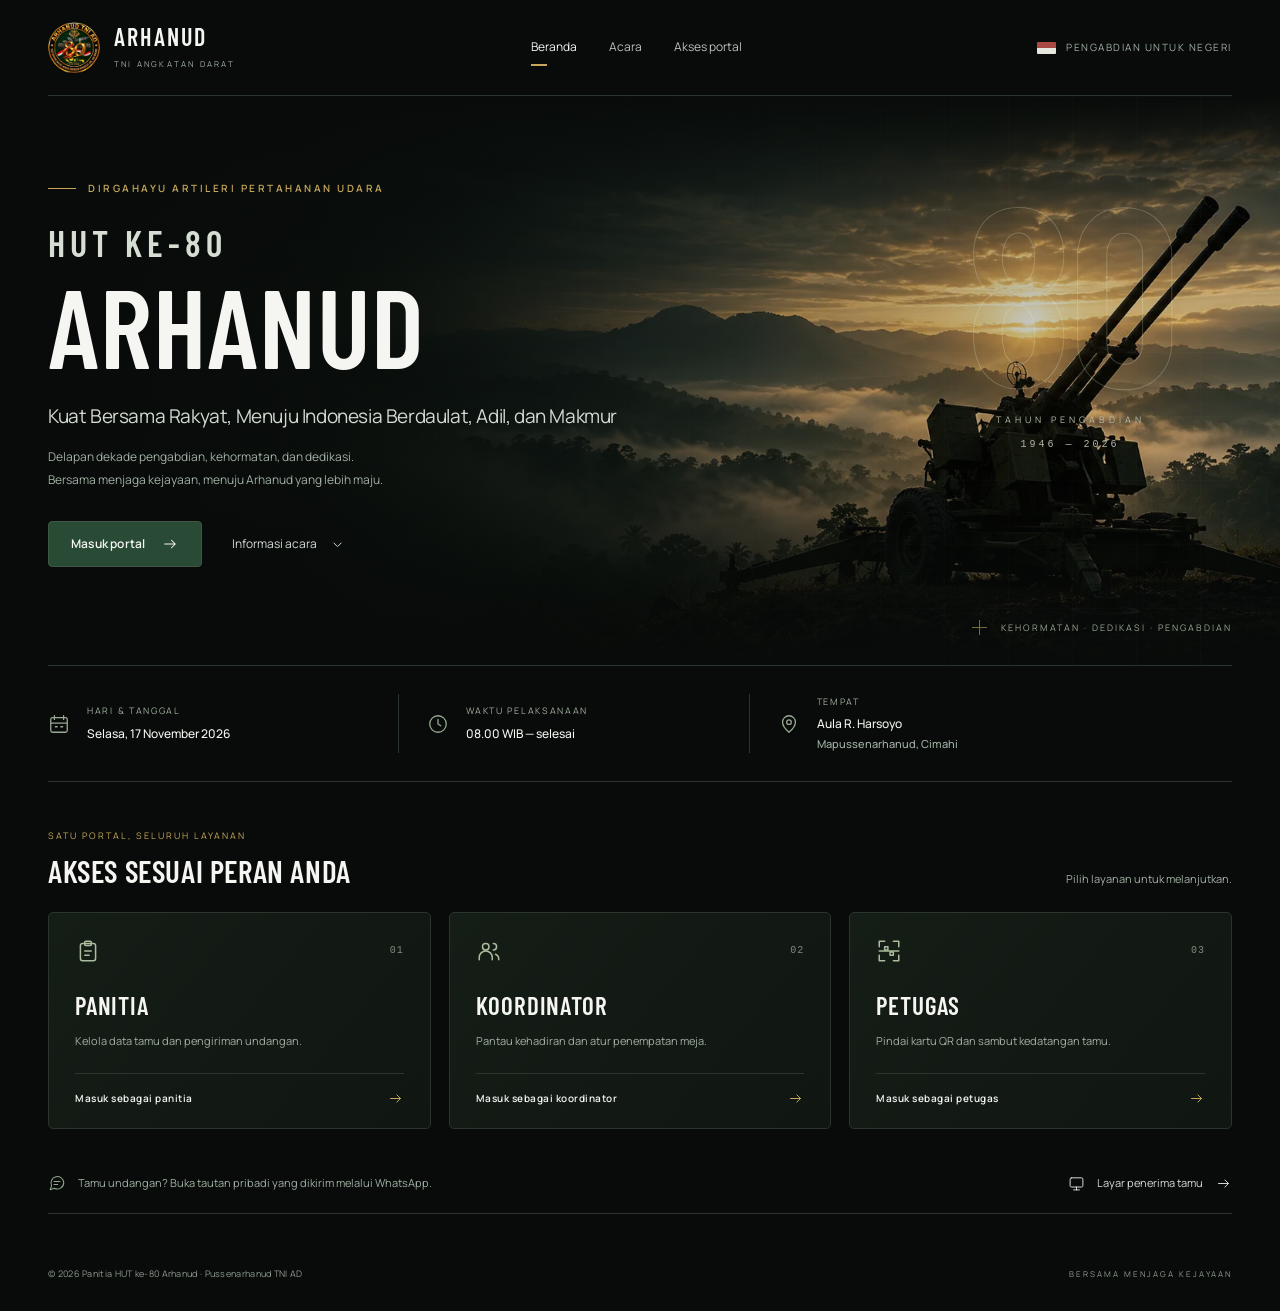
<file: index.html>
<!DOCTYPE html>
<html lang="id">

    <head>
        <meta charset="utf-8">
        <meta name="viewport"
              content="width=device-width, initial-scale=1">
        <meta name="theme-color"
              content="#080B09">
        <meta name="description"
              content="Portal HUT ke-80 Arhanud TNI AD. Informasi acara, konfirmasi kehadiran, dan layanan penerimaan tamu di Pussenarhanud, Cimahi.">
        <title>HUT ke-80 Arhanud — Bersama Menjaga Kejayaan</title>
        <link rel="icon"
              href="logo.png"
              type="image/png">
        <link rel="preload"
              href="assets/fonts/barlow-condensed.woff2"
              as="font"
              type="font/woff2"
              crossorigin>
        <link rel="preload"
              href="assets/fonts/manrope.woff2"
              as="font"
              type="font/woff2"
              crossorigin>
        <link rel="stylesheet"
              href="assets/site.css">
    </head>

    <body class="portal">
        <a class="skip-link"
           href="#main">Lewati ke konten utama</a>
        <div class="shell">
            <header class="site-header"><a class="brand"
                   href="index.html"
                   aria-label="Arhanud — kembali ke portal"><img src="logo.png"
                         width="52"
                         height="52"
                         alt="Lambang Arhanud"><span><strong>ARHANUD</strong><small>TNI ANGKATAN
                            DARAT</small></span></a>
                <nav class="header-nav"
                     aria-label="Navigasi utama"><a class="active"
                       href="#main">Beranda</a><a href="#acara">Acara</a><a href="#akses">Akses portal</a></nav>
                <div class="header-tag"><span class="flag"
                          aria-label="Indonesia"></span>Pengabdian untuk negeri</div>
            </header>
            <main id="main">
                <section class="portal-hero"
                         aria-labelledby="hero-title">
                    <div class="hero-art"
                         aria-hidden="true"></div>
                    <div class="hero-grid"
                         aria-hidden="true"></div>
                    <div class="hero-copy">
                        <div class="eyebrow">Dirgahayu Artileri Pertahanan Udara</div>
                        <h1 id="hero-title"><span>HUT KE-80</span>ARHANUD</h1>
                        <p class="lead">Kuat Bersama Rakyat, Menuju Indonesia Berdaulat, Adil, dan Makmur</p>
                        <p class="description">Delapan dekade pengabdian, kehormatan, dan dedikasi.<br>Bersama menjaga
                            kejayaan, menuju Arhanud yang lebih maju.</p>
                        <div class="hero-actions"><a class="button"
                               href="#akses">Masuk portal <svg class="icon"
                                     viewBox="0 0 24 24"
                                     aria-hidden="true">
                                    <path d="M5 12h14m-5-5 5 5-5 5" />
                                </svg></a><a class="text-link"
                               href="#acara">Informasi acara <svg class="icon"
                                     viewBox="0 0 24 24"
                                     aria-hidden="true">
                                    <path d="m7 10 5 5 5-5" />
                                </svg></a></div>
                    </div>
                    <div class="anniversary"
                         aria-hidden="true">
                        <div class="anniversary-number">80</div><small>TAHUN PENGABDIAN</small>
                        <div class="years">1946 — 2026</div>
                    </div>
                    <div class="hero-caption"
                         aria-hidden="true"><span class="crosshair"></span>KEHORMATAN · DEDIKASI · PENGABDIAN</div>
                </section>
                <section id="acara"
                         class="event-strip"
                         aria-label="Informasi acara">
                    <div class="event-detail"><svg class="icon"
                             viewBox="0 0 24 24"
                             aria-hidden="true">
                            <rect x="3"
                                  y="5"
                                  width="18"
                                  height="16"
                                  rx="2" />
                            <path d="M7 3v4m10-4v4M3 11h18m-13 4h2m4 0h2" />
                        </svg>
                        <div><small>Hari & tanggal</small><strong>Selasa, 17 November 2026</strong></div>
                    </div>
                    <div class="event-detail"><svg class="icon"
                             viewBox="0 0 24 24"
                             aria-hidden="true">
                            <circle cx="12"
                                    cy="12"
                                    r="9" />
                            <path d="M12 7v5l3 2" />
                        </svg>
                        <div><small>Waktu pelaksanaan</small><strong>08.00 WIB — selesai</strong></div>
                    </div>
                    <div class="event-detail"><svg class="icon"
                             viewBox="0 0 24 24"
                             aria-hidden="true">
                            <path d="M19 10c0 5-7 11-7 11S5 15 5 10a7 7 0 1 1 14 0Z" />
                            <circle cx="12"
                                    cy="10"
                                    r="2.5" />
                        </svg>
                        <div><small>Tempat</small><strong>Aula R. Harsoyo<span class="place">Mapussenarhanud,
                                    Cimahi</span></strong></div>
                    </div>
                </section>
                <section id="akses"
                         class="access-section"
                         aria-labelledby="access-title">
                    <div class="section-top">
                        <div>
                            <p class="section-label">Satu portal, seluruh layanan</p>
                            <h2 id="access-title">Akses sesuai peran Anda</h2>
                        </div>
                        <p>Pilih layanan untuk melanjutkan.</p>
                    </div>
                    <div class="portal-cards"><a class="portal-card"
                           href="p.html">
                            <div class="portal-card-top"><svg class="icon"
                                     viewBox="0 0 24 24"
                                     aria-hidden="true">
                                    <rect x="5"
                                          y="5"
                                          width="14"
                                          height="16"
                                          rx="2" />
                                    <rect x="9"
                                          y="3"
                                          width="6"
                                          height="4"
                                          rx="1" />
                                    <path d="M9 12h6m-6 4h4" />
                                </svg><span class="mono">01</span></div>
                            <h3>Panitia</h3>
                            <p>Kelola data tamu dan pengiriman undangan.</p><span class="portal-card-bottom">Masuk
                                sebagai panitia<svg class="icon"
                                     viewBox="0 0 24 24"
                                     aria-hidden="true">
                                    <path d="M5 12h14m-5-5 5 5-5 5" />
                                </svg></span>
                        </a><a class="portal-card"
                           href="o.html">
                            <div class="portal-card-top"><svg class="icon"
                                     viewBox="0 0 24 24"
                                     aria-hidden="true">
                                    <circle cx="9"
                                            cy="8"
                                            r="3" />
                                    <path d="M3 20v-2a6 6 0 0 1 12 0v2m1-15a3 3 0 0 1 0 6m2 4a5 5 0 0 1 3 5" />
                                </svg><span class="mono">02</span></div>
                            <h3>Koordinator</h3>
                            <p>Pantau kehadiran dan atur penempatan meja.</p><span class="portal-card-bottom">Masuk
                                sebagai koordinator<svg class="icon"
                                     viewBox="0 0 24 24"
                                     aria-hidden="true">
                                    <path d="M5 12h14m-5-5 5 5-5 5" />
                                </svg></span>
                        </a><a class="portal-card"
                           href="t.html">
                            <div class="portal-card-top"><svg class="icon"
                                     viewBox="0 0 24 24"
                                     aria-hidden="true">
                                    <path d="M8 3H3v5m13-5h5v5M3 16v5h5m13-5v5h-5M3 12h18" />
                                    <path d="M8 8h3v3H8zm5 5h3v3h-3z" />
                                </svg><span class="mono">03</span></div>
                            <h3>Petugas</h3>
                            <p>Pindai kartu QR dan sambut kedatangan tamu.</p><span class="portal-card-bottom">Masuk
                                sebagai petugas<svg class="icon"
                                     viewBox="0 0 24 24"
                                     aria-hidden="true">
                                    <path d="M5 12h14m-5-5 5 5-5 5" />
                                </svg></span>
                        </a></div>
                    <div class="portal-help">
                        <p><svg class="icon"
                                 viewBox="0 0 24 24"
                                 aria-hidden="true">
                                <path d="M21 11.5a8.5 8.5 0 0 1-12.6 7.4L3 21l1.8-5.5A8.5 8.5 0 1 1 21 11.5Z" />
                                <path d="M8 10h8m-8 4h5" />
                            </svg><span>Tamu undangan? Buka tautan pribadi yang dikirim melalui WhatsApp.</span></p><a
                           class="text-link"
                           href="tv.html"
                           target="_blank"
                           rel="noopener"><svg class="icon"
                                 viewBox="0 0 24 24"
                                 aria-hidden="true">
                                <rect x="3"
                                      y="4"
                                      width="18"
                                      height="13"
                                      rx="2" />
                                <path d="M8 21h8m-4-4v4" />
                            </svg>Layar penerima tamu <svg class="icon"
                                 viewBox="0 0 24 24"
                                 aria-hidden="true">
                                <path d="M5 12h14m-5-5 5 5-5 5" />
                            </svg></a>
                    </div>
                </section>
            </main>
            <footer class="site-footer"><span>© 2026 Panitia HUT ke-80 Arhanud · Pussenarhanud TNI AD</span><span
                      class="footer-motto">Bersama menjaga kejayaan</span></footer>
        </div>
    </body>

</html>
</file>
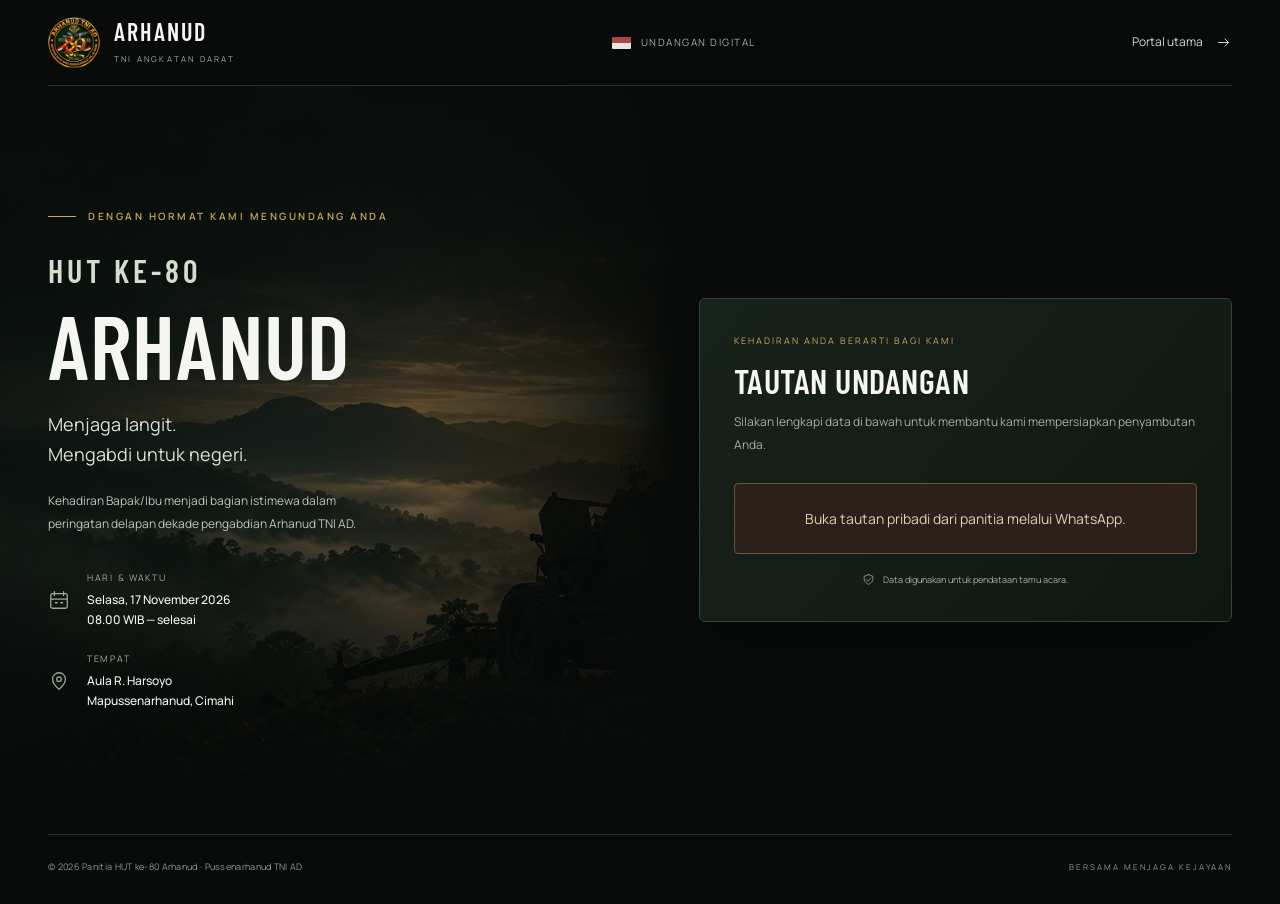
<file: k.html>
<!DOCTYPE html>
<html lang="id">
<head>
<meta charset="utf-8">
<meta name="viewport" content="width=device-width, initial-scale=1.0">
<title>Konfirmasi Kehadiran — HUT ke-80 Arhanud</title>
<!-- Konfirmasi disimpan ke backend mandiri /api/rpc. -->
<meta name="theme-color" content="#080B09">
<link rel="icon" href="logo.png" type="image/png">
<link rel="preload" href="assets/fonts/barlow-condensed.woff2" as="font" type="font/woff2" crossorigin>
<link rel="stylesheet" href="assets/site.css">

<script>
/* ====== PUSTAKA QR (lokal — tanpa layanan luar) ====== */
//---------------------------------------------------------------------
//
// QR Code Generator for JavaScript
//
// Copyright (c) 2009 Kazuhiko Arase
//
// URL: http://www.d-project.com/
//
// Licensed under the MIT license:
//  http://www.opensource.org/licenses/mit-license.php
//
// The word 'QR Code' is registered trademark of
// DENSO WAVE INCORPORATED
//  http://www.denso-wave.com/qrcode/faqpatent-e.html
//
//---------------------------------------------------------------------

var qrcode = function() {

  //---------------------------------------------------------------------
  // qrcode
  //---------------------------------------------------------------------

  /**
   * qrcode
   * @param typeNumber 1 to 40
   * @param errorCorrectionLevel 'L','M','Q','H'
   */
  var qrcode = function(typeNumber, errorCorrectionLevel) {

    var PAD0 = 0xEC;
    var PAD1 = 0x11;

    var _typeNumber = typeNumber;
    var _errorCorrectionLevel = QRErrorCorrectionLevel[errorCorrectionLevel];
    var _modules = null;
    var _moduleCount = 0;
    var _dataCache = null;
    var _dataList = [];

    var _this = {};

    var makeImpl = function(test, maskPattern) {

      _moduleCount = _typeNumber * 4 + 17;
      _modules = function(moduleCount) {
        var modules = new Array(moduleCount);
        for (var row = 0; row < moduleCount; row += 1) {
          modules[row] = new Array(moduleCount);
          for (var col = 0; col < moduleCount; col += 1) {
            modules[row][col] = null;
          }
        }
        return modules;
      }(_moduleCount);

      setupPositionProbePattern(0, 0);
      setupPositionProbePattern(_moduleCount - 7, 0);
      setupPositionProbePattern(0, _moduleCount - 7);
      setupPositionAdjustPattern();
      setupTimingPattern();
      setupTypeInfo(test, maskPattern);

      if (_typeNumber >= 7) {
        setupTypeNumber(test);
      }

      if (_dataCache == null) {
        _dataCache = createData(_typeNumber, _errorCorrectionLevel, _dataList);
      }

      mapData(_dataCache, maskPattern);
    };

    var setupPositionProbePattern = function(row, col) {

      for (var r = -1; r <= 7; r += 1) {

        if (row + r <= -1 || _moduleCount <= row + r) continue;

        for (var c = -1; c <= 7; c += 1) {

          if (col + c <= -1 || _moduleCount <= col + c) continue;

          if ( (0 <= r && r <= 6 && (c == 0 || c == 6) )
              || (0 <= c && c <= 6 && (r == 0 || r == 6) )
              || (2 <= r && r <= 4 && 2 <= c && c <= 4) ) {
            _modules[row + r][col + c] = true;
          } else {
            _modules[row + r][col + c] = false;
          }
        }
      }
    };

    var getBestMaskPattern = function() {

      var minLostPoint = 0;
      var pattern = 0;

      for (var i = 0; i < 8; i += 1) {

        makeImpl(true, i);

        var lostPoint = QRUtil.getLostPoint(_this);

        if (i == 0 || minLostPoint > lostPoint) {
          minLostPoint = lostPoint;
          pattern = i;
        }
      }

      return pattern;
    };

    var setupTimingPattern = function() {

      for (var r = 8; r < _moduleCount - 8; r += 1) {
        if (_modules[r][6] != null) {
          continue;
        }
        _modules[r][6] = (r % 2 == 0);
      }

      for (var c = 8; c < _moduleCount - 8; c += 1) {
        if (_modules[6][c] != null) {
          continue;
        }
        _modules[6][c] = (c % 2 == 0);
      }
    };

    var setupPositionAdjustPattern = function() {

      var pos = QRUtil.getPatternPosition(_typeNumber);

      for (var i = 0; i < pos.length; i += 1) {

        for (var j = 0; j < pos.length; j += 1) {

          var row = pos[i];
          var col = pos[j];

          if (_modules[row][col] != null) {
            continue;
          }

          for (var r = -2; r <= 2; r += 1) {

            for (var c = -2; c <= 2; c += 1) {

              if (r == -2 || r == 2 || c == -2 || c == 2
                  || (r == 0 && c == 0) ) {
                _modules[row + r][col + c] = true;
              } else {
                _modules[row + r][col + c] = false;
              }
            }
          }
        }
      }
    };

    var setupTypeNumber = function(test) {

      var bits = QRUtil.getBCHTypeNumber(_typeNumber);

      for (var i = 0; i < 18; i += 1) {
        var mod = (!test && ( (bits >> i) & 1) == 1);
        _modules[Math.floor(i / 3)][i % 3 + _moduleCount - 8 - 3] = mod;
      }

      for (var i = 0; i < 18; i += 1) {
        var mod = (!test && ( (bits >> i) & 1) == 1);
        _modules[i % 3 + _moduleCount - 8 - 3][Math.floor(i / 3)] = mod;
      }
    };

    var setupTypeInfo = function(test, maskPattern) {

      var data = (_errorCorrectionLevel << 3) | maskPattern;
      var bits = QRUtil.getBCHTypeInfo(data);

      // vertical
      for (var i = 0; i < 15; i += 1) {

        var mod = (!test && ( (bits >> i) & 1) == 1);

        if (i < 6) {
          _modules[i][8] = mod;
        } else if (i < 8) {
          _modules[i + 1][8] = mod;
        } else {
          _modules[_moduleCount - 15 + i][8] = mod;
        }
      }

      // horizontal
      for (var i = 0; i < 15; i += 1) {

        var mod = (!test && ( (bits >> i) & 1) == 1);

        if (i < 8) {
          _modules[8][_moduleCount - i - 1] = mod;
        } else if (i < 9) {
          _modules[8][15 - i - 1 + 1] = mod;
        } else {
          _modules[8][15 - i - 1] = mod;
        }
      }

      // fixed module
      _modules[_moduleCount - 8][8] = (!test);
    };

    var mapData = function(data, maskPattern) {

      var inc = -1;
      var row = _moduleCount - 1;
      var bitIndex = 7;
      var byteIndex = 0;
      var maskFunc = QRUtil.getMaskFunction(maskPattern);

      for (var col = _moduleCount - 1; col > 0; col -= 2) {

        if (col == 6) col -= 1;

        while (true) {

          for (var c = 0; c < 2; c += 1) {

            if (_modules[row][col - c] == null) {

              var dark = false;

              if (byteIndex < data.length) {
                dark = ( ( (data[byteIndex] >>> bitIndex) & 1) == 1);
              }

              var mask = maskFunc(row, col - c);

              if (mask) {
                dark = !dark;
              }

              _modules[row][col - c] = dark;
              bitIndex -= 1;

              if (bitIndex == -1) {
                byteIndex += 1;
                bitIndex = 7;
              }
            }
          }

          row += inc;

          if (row < 0 || _moduleCount <= row) {
            row -= inc;
            inc = -inc;
            break;
          }
        }
      }
    };

    var createBytes = function(buffer, rsBlocks) {

      var offset = 0;

      var maxDcCount = 0;
      var maxEcCount = 0;

      var dcdata = new Array(rsBlocks.length);
      var ecdata = new Array(rsBlocks.length);

      for (var r = 0; r < rsBlocks.length; r += 1) {

        var dcCount = rsBlocks[r].dataCount;
        var ecCount = rsBlocks[r].totalCount - dcCount;

        maxDcCount = Math.max(maxDcCount, dcCount);
        maxEcCount = Math.max(maxEcCount, ecCount);

        dcdata[r] = new Array(dcCount);

        for (var i = 0; i < dcdata[r].length; i += 1) {
          dcdata[r][i] = 0xff & buffer.getBuffer()[i + offset];
        }
        offset += dcCount;

        var rsPoly = QRUtil.getErrorCorrectPolynomial(ecCount);
        var rawPoly = qrPolynomial(dcdata[r], rsPoly.getLength() - 1);

        var modPoly = rawPoly.mod(rsPoly);
        ecdata[r] = new Array(rsPoly.getLength() - 1);
        for (var i = 0; i < ecdata[r].length; i += 1) {
          var modIndex = i + modPoly.getLength() - ecdata[r].length;
          ecdata[r][i] = (modIndex >= 0)? modPoly.getAt(modIndex) : 0;
        }
      }

      var totalCodeCount = 0;
      for (var i = 0; i < rsBlocks.length; i += 1) {
        totalCodeCount += rsBlocks[i].totalCount;
      }

      var data = new Array(totalCodeCount);
      var index = 0;

      for (var i = 0; i < maxDcCount; i += 1) {
        for (var r = 0; r < rsBlocks.length; r += 1) {
          if (i < dcdata[r].length) {
            data[index] = dcdata[r][i];
            index += 1;
          }
        }
      }

      for (var i = 0; i < maxEcCount; i += 1) {
        for (var r = 0; r < rsBlocks.length; r += 1) {
          if (i < ecdata[r].length) {
            data[index] = ecdata[r][i];
            index += 1;
          }
        }
      }

      return data;
    };

    var createData = function(typeNumber, errorCorrectionLevel, dataList) {

      var rsBlocks = QRRSBlock.getRSBlocks(typeNumber, errorCorrectionLevel);

      var buffer = qrBitBuffer();

      for (var i = 0; i < dataList.length; i += 1) {
        var data = dataList[i];
        buffer.put(data.getMode(), 4);
        buffer.put(data.getLength(), QRUtil.getLengthInBits(data.getMode(), typeNumber) );
        data.write(buffer);
      }

      // calc num max data.
      var totalDataCount = 0;
      for (var i = 0; i < rsBlocks.length; i += 1) {
        totalDataCount += rsBlocks[i].dataCount;
      }

      if (buffer.getLengthInBits() > totalDataCount * 8) {
        throw 'code length overflow. ('
          + buffer.getLengthInBits()
          + '>'
          + totalDataCount * 8
          + ')';
      }

      // end code
      if (buffer.getLengthInBits() + 4 <= totalDataCount * 8) {
        buffer.put(0, 4);
      }

      // padding
      while (buffer.getLengthInBits() % 8 != 0) {
        buffer.putBit(false);
      }

      // padding
      while (true) {

        if (buffer.getLengthInBits() >= totalDataCount * 8) {
          break;
        }
        buffer.put(PAD0, 8);

        if (buffer.getLengthInBits() >= totalDataCount * 8) {
          break;
        }
        buffer.put(PAD1, 8);
      }

      return createBytes(buffer, rsBlocks);
    };

    _this.addData = function(data, mode) {

      mode = mode || 'Byte';

      var newData = null;

      switch(mode) {
      case 'Numeric' :
        newData = qrNumber(data);
        break;
      case 'Alphanumeric' :
        newData = qrAlphaNum(data);
        break;
      case 'Byte' :
        newData = qr8BitByte(data);
        break;
      case 'Kanji' :
        newData = qrKanji(data);
        break;
      default :
        throw 'mode:' + mode;
      }

      _dataList.push(newData);
      _dataCache = null;
    };

    _this.isDark = function(row, col) {
      if (row < 0 || _moduleCount <= row || col < 0 || _moduleCount <= col) {
        throw row + ',' + col;
      }
      return _modules[row][col];
    };

    _this.getModuleCount = function() {
      return _moduleCount;
    };

    _this.make = function() {
      if (_typeNumber < 1) {
        var typeNumber = 1;

        for (; typeNumber < 40; typeNumber++) {
          var rsBlocks = QRRSBlock.getRSBlocks(typeNumber, _errorCorrectionLevel);
          var buffer = qrBitBuffer();

          for (var i = 0; i < _dataList.length; i++) {
            var data = _dataList[i];
            buffer.put(data.getMode(), 4);
            buffer.put(data.getLength(), QRUtil.getLengthInBits(data.getMode(), typeNumber) );
            data.write(buffer);
          }

          var totalDataCount = 0;
          for (var i = 0; i < rsBlocks.length; i++) {
            totalDataCount += rsBlocks[i].dataCount;
          }

          if (buffer.getLengthInBits() <= totalDataCount * 8) {
            break;
          }
        }

        _typeNumber = typeNumber;
      }

      makeImpl(false, getBestMaskPattern() );
    };

    _this.createTableTag = function(cellSize, margin) {

      cellSize = cellSize || 2;
      margin = (typeof margin == 'undefined')? cellSize * 4 : margin;

      var qrHtml = '';

      qrHtml += '<table style="';
      qrHtml += ' border-width: 0px; border-style: none;';
      qrHtml += ' border-collapse: collapse;';
      qrHtml += ' padding: 0px; margin: ' + margin + 'px;';
      qrHtml += '">';
      qrHtml += '<tbody>';

      for (var r = 0; r < _this.getModuleCount(); r += 1) {

        qrHtml += '<tr>';

        for (var c = 0; c < _this.getModuleCount(); c += 1) {
          qrHtml += '<td style="';
          qrHtml += ' border-width: 0px; border-style: none;';
          qrHtml += ' border-collapse: collapse;';
          qrHtml += ' padding: 0px; margin: 0px;';
          qrHtml += ' width: ' + cellSize + 'px;';
          qrHtml += ' height: ' + cellSize + 'px;';
          qrHtml += ' background-color: ';
          qrHtml += _this.isDark(r, c)? '#000000' : '#ffffff';
          qrHtml += ';';
          qrHtml += '"/>';
        }

        qrHtml += '</tr>';
      }

      qrHtml += '</tbody>';
      qrHtml += '</table>';

      return qrHtml;
    };

    _this.createSvgTag = function(cellSize, margin, alt, title) {

      var opts = {};
      if (typeof arguments[0] == 'object') {
        // Called by options.
        opts = arguments[0];
        // overwrite cellSize and margin.
        cellSize = opts.cellSize;
        margin = opts.margin;
        alt = opts.alt;
        title = opts.title;
      }

      cellSize = cellSize || 2;
      margin = (typeof margin == 'undefined')? cellSize * 4 : margin;

      // Compose alt property surrogate
      alt = (typeof alt === 'string') ? {text: alt} : alt || {};
      alt.text = alt.text || null;
      alt.id = (alt.text) ? alt.id || 'qrcode-description' : null;

      // Compose title property surrogate
      title = (typeof title === 'string') ? {text: title} : title || {};
      title.text = title.text || null;
      title.id = (title.text) ? title.id || 'qrcode-title' : null;

      var size = _this.getModuleCount() * cellSize + margin * 2;
      var c, mc, r, mr, qrSvg='', rect;

      rect = 'l' + cellSize + ',0 0,' + cellSize +
        ' -' + cellSize + ',0 0,-' + cellSize + 'z ';

      qrSvg += '<svg version="1.1" xmlns="http://www.w3.org/2000/svg"';
      qrSvg += !opts.scalable ? ' width="' + size + 'px" height="' + size + 'px"' : '';
      qrSvg += ' viewBox="0 0 ' + size + ' ' + size + '" ';
      qrSvg += ' preserveAspectRatio="xMinYMin meet"';
      qrSvg += (title.text || alt.text) ? ' role="img" aria-labelledby="' +
          escapeXml([title.id, alt.id].join(' ').trim() ) + '"' : '';
      qrSvg += '>';
      qrSvg += (title.text) ? '<title id="' + escapeXml(title.id) + '">' +
          escapeXml(title.text) + '</title>' : '';
      qrSvg += (alt.text) ? '<description id="' + escapeXml(alt.id) + '">' +
          escapeXml(alt.text) + '</description>' : '';
      qrSvg += '<rect width="100%" height="100%" fill="white" cx="0" cy="0"/>';
      qrSvg += '<path d="';

      for (r = 0; r < _this.getModuleCount(); r += 1) {
        mr = r * cellSize + margin;
        for (c = 0; c < _this.getModuleCount(); c += 1) {
          if (_this.isDark(r, c) ) {
            mc = c*cellSize+margin;
            qrSvg += 'M' + mc + ',' + mr + rect;
          }
        }
      }

      qrSvg += '" stroke="transparent" fill="black"/>';
      qrSvg += '</svg>';

      return qrSvg;
    };

    _this.createDataURL = function(cellSize, margin) {

      cellSize = cellSize || 2;
      margin = (typeof margin == 'undefined')? cellSize * 4 : margin;

      var size = _this.getModuleCount() * cellSize + margin * 2;
      var min = margin;
      var max = size - margin;

      return createDataURL(size, size, function(x, y) {
        if (min <= x && x < max && min <= y && y < max) {
          var c = Math.floor( (x - min) / cellSize);
          var r = Math.floor( (y - min) / cellSize);
          return _this.isDark(r, c)? 0 : 1;
        } else {
          return 1;
        }
      } );
    };

    _this.createImgTag = function(cellSize, margin, alt) {

      cellSize = cellSize || 2;
      margin = (typeof margin == 'undefined')? cellSize * 4 : margin;

      var size = _this.getModuleCount() * cellSize + margin * 2;

      var img = '';
      img += '<img';
      img += '\u0020src="';
      img += _this.createDataURL(cellSize, margin);
      img += '"';
      img += '\u0020width="';
      img += size;
      img += '"';
      img += '\u0020height="';
      img += size;
      img += '"';
      if (alt) {
        img += '\u0020alt="';
        img += escapeXml(alt);
        img += '"';
      }
      img += '/>';

      return img;
    };

    var escapeXml = function(s) {
      var escaped = '';
      for (var i = 0; i < s.length; i += 1) {
        var c = s.charAt(i);
        switch(c) {
        case '<': escaped += '&lt;'; break;
        case '>': escaped += '&gt;'; break;
        case '&': escaped += '&amp;'; break;
        case '"': escaped += '&quot;'; break;
        default : escaped += c; break;
        }
      }
      return escaped;
    };

    var _createHalfASCII = function(margin) {
      var cellSize = 1;
      margin = (typeof margin == 'undefined')? cellSize * 2 : margin;

      var size = _this.getModuleCount() * cellSize + margin * 2;
      var min = margin;
      var max = size - margin;

      var y, x, r1, r2, p;

      var blocks = {
        '██': '█',
        '█ ': '▀',
        ' █': '▄',
        '  ': ' '
      };

      var blocksLastLineNoMargin = {
        '██': '▀',
        '█ ': '▀',
        ' █': ' ',
        '  ': ' '
      };

      var ascii = '';
      for (y = 0; y < size; y += 2) {
        r1 = Math.floor((y - min) / cellSize);
        r2 = Math.floor((y + 1 - min) / cellSize);
        for (x = 0; x < size; x += 1) {
          p = '█';

          if (min <= x && x < max && min <= y && y < max && _this.isDark(r1, Math.floor((x - min) / cellSize))) {
            p = ' ';
          }

          if (min <= x && x < max && min <= y+1 && y+1 < max && _this.isDark(r2, Math.floor((x - min) / cellSize))) {
            p += ' ';
          }
          else {
            p += '█';
          }

          // Output 2 characters per pixel, to create full square. 1 character per pixels gives only half width of square.
          ascii += (margin < 1 && y+1 >= max) ? blocksLastLineNoMargin[p] : blocks[p];
        }

        ascii += '\n';
      }

      if (size % 2 && margin > 0) {
        return ascii.substring(0, ascii.length - size - 1) + Array(size+1).join('▀');
      }

      return ascii.substring(0, ascii.length-1);
    };

    _this.createASCII = function(cellSize, margin) {
      cellSize = cellSize || 1;

      if (cellSize < 2) {
        return _createHalfASCII(margin);
      }

      cellSize -= 1;
      margin = (typeof margin == 'undefined')? cellSize * 2 : margin;

      var size = _this.getModuleCount() * cellSize + margin * 2;
      var min = margin;
      var max = size - margin;

      var y, x, r, p;

      var white = Array(cellSize+1).join('██');
      var black = Array(cellSize+1).join('  ');

      var ascii = '';
      var line = '';
      for (y = 0; y < size; y += 1) {
        r = Math.floor( (y - min) / cellSize);
        line = '';
        for (x = 0; x < size; x += 1) {
          p = 1;

          if (min <= x && x < max && min <= y && y < max && _this.isDark(r, Math.floor((x - min) / cellSize))) {
            p = 0;
          }

          // Output 2 characters per pixel, to create full square. 1 character per pixels gives only half width of square.
          line += p ? white : black;
        }

        for (r = 0; r < cellSize; r += 1) {
          ascii += line + '\n';
        }
      }

      return ascii.substring(0, ascii.length-1);
    };

    _this.renderTo2dContext = function(context, cellSize) {
      cellSize = cellSize || 2;
      var length = _this.getModuleCount();
      for (var row = 0; row < length; row++) {
        for (var col = 0; col < length; col++) {
          context.fillStyle = _this.isDark(row, col) ? 'black' : 'white';
          context.fillRect(row * cellSize, col * cellSize, cellSize, cellSize);
        }
      }
    }

    return _this;
  };

  //---------------------------------------------------------------------
  // qrcode.stringToBytes
  //---------------------------------------------------------------------

  qrcode.stringToBytesFuncs = {
    'default' : function(s) {
      var bytes = [];
      for (var i = 0; i < s.length; i += 1) {
        var c = s.charCodeAt(i);
        bytes.push(c & 0xff);
      }
      return bytes;
    }
  };

  qrcode.stringToBytes = qrcode.stringToBytesFuncs['default'];

  //---------------------------------------------------------------------
  // qrcode.createStringToBytes
  //---------------------------------------------------------------------

  /**
   * @param unicodeData base64 string of byte array.
   * [16bit Unicode],[16bit Bytes], ...
   * @param numChars
   */
  qrcode.createStringToBytes = function(unicodeData, numChars) {

    // create conversion map.

    var unicodeMap = function() {

      var bin = base64DecodeInputStream(unicodeData);
      var read = function() {
        var b = bin.read();
        if (b == -1) throw 'eof';
        return b;
      };

      var count = 0;
      var unicodeMap = {};
      while (true) {
        var b0 = bin.read();
        if (b0 == -1) break;
        var b1 = read();
        var b2 = read();
        var b3 = read();
        var k = String.fromCharCode( (b0 << 8) | b1);
        var v = (b2 << 8) | b3;
        unicodeMap[k] = v;
        count += 1;
      }
      if (count != numChars) {
        throw count + ' != ' + numChars;
      }

      return unicodeMap;
    }();

    var unknownChar = '?'.charCodeAt(0);

    return function(s) {
      var bytes = [];
      for (var i = 0; i < s.length; i += 1) {
        var c = s.charCodeAt(i);
        if (c < 128) {
          bytes.push(c);
        } else {
          var b = unicodeMap[s.charAt(i)];
          if (typeof b == 'number') {
            if ( (b & 0xff) == b) {
              // 1byte
              bytes.push(b);
            } else {
              // 2bytes
              bytes.push(b >>> 8);
              bytes.push(b & 0xff);
            }
          } else {
            bytes.push(unknownChar);
          }
        }
      }
      return bytes;
    };
  };

  //---------------------------------------------------------------------
  // QRMode
  //---------------------------------------------------------------------

  var QRMode = {
    MODE_NUMBER :    1 << 0,
    MODE_ALPHA_NUM : 1 << 1,
    MODE_8BIT_BYTE : 1 << 2,
    MODE_KANJI :     1 << 3
  };

  //---------------------------------------------------------------------
  // QRErrorCorrectionLevel
  //---------------------------------------------------------------------

  var QRErrorCorrectionLevel = {
    L : 1,
    M : 0,
    Q : 3,
    H : 2
  };

  //---------------------------------------------------------------------
  // QRMaskPattern
  //---------------------------------------------------------------------

  var QRMaskPattern = {
    PATTERN000 : 0,
    PATTERN001 : 1,
    PATTERN010 : 2,
    PATTERN011 : 3,
    PATTERN100 : 4,
    PATTERN101 : 5,
    PATTERN110 : 6,
    PATTERN111 : 7
  };

  //---------------------------------------------------------------------
  // QRUtil
  //---------------------------------------------------------------------

  var QRUtil = function() {

    var PATTERN_POSITION_TABLE = [
      [],
      [6, 18],
      [6, 22],
      [6, 26],
      [6, 30],
      [6, 34],
      [6, 22, 38],
      [6, 24, 42],
      [6, 26, 46],
      [6, 28, 50],
      [6, 30, 54],
      [6, 32, 58],
      [6, 34, 62],
      [6, 26, 46, 66],
      [6, 26, 48, 70],
      [6, 26, 50, 74],
      [6, 30, 54, 78],
      [6, 30, 56, 82],
      [6, 30, 58, 86],
      [6, 34, 62, 90],
      [6, 28, 50, 72, 94],
      [6, 26, 50, 74, 98],
      [6, 30, 54, 78, 102],
      [6, 28, 54, 80, 106],
      [6, 32, 58, 84, 110],
      [6, 30, 58, 86, 114],
      [6, 34, 62, 90, 118],
      [6, 26, 50, 74, 98, 122],
      [6, 30, 54, 78, 102, 126],
      [6, 26, 52, 78, 104, 130],
      [6, 30, 56, 82, 108, 134],
      [6, 34, 60, 86, 112, 138],
      [6, 30, 58, 86, 114, 142],
      [6, 34, 62, 90, 118, 146],
      [6, 30, 54, 78, 102, 126, 150],
      [6, 24, 50, 76, 102, 128, 154],
      [6, 28, 54, 80, 106, 132, 158],
      [6, 32, 58, 84, 110, 136, 162],
      [6, 26, 54, 82, 110, 138, 166],
      [6, 30, 58, 86, 114, 142, 170]
    ];
    var G15 = (1 << 10) | (1 << 8) | (1 << 5) | (1 << 4) | (1 << 2) | (1 << 1) | (1 << 0);
    var G18 = (1 << 12) | (1 << 11) | (1 << 10) | (1 << 9) | (1 << 8) | (1 << 5) | (1 << 2) | (1 << 0);
    var G15_MASK = (1 << 14) | (1 << 12) | (1 << 10) | (1 << 4) | (1 << 1);

    var _this = {};

    var getBCHDigit = function(data) {
      var digit = 0;
      while (data != 0) {
        digit += 1;
        data >>>= 1;
      }
      return digit;
    };

    _this.getBCHTypeInfo = function(data) {
      var d = data << 10;
      while (getBCHDigit(d) - getBCHDigit(G15) >= 0) {
        d ^= (G15 << (getBCHDigit(d) - getBCHDigit(G15) ) );
      }
      return ( (data << 10) | d) ^ G15_MASK;
    };

    _this.getBCHTypeNumber = function(data) {
      var d = data << 12;
      while (getBCHDigit(d) - getBCHDigit(G18) >= 0) {
        d ^= (G18 << (getBCHDigit(d) - getBCHDigit(G18) ) );
      }
      return (data << 12) | d;
    };

    _this.getPatternPosition = function(typeNumber) {
      return PATTERN_POSITION_TABLE[typeNumber - 1];
    };

    _this.getMaskFunction = function(maskPattern) {

      switch (maskPattern) {

      case QRMaskPattern.PATTERN000 :
        return function(i, j) { return (i + j) % 2 == 0; };
      case QRMaskPattern.PATTERN001 :
        return function(i, j) { return i % 2 == 0; };
      case QRMaskPattern.PATTERN010 :
        return function(i, j) { return j % 3 == 0; };
      case QRMaskPattern.PATTERN011 :
        return function(i, j) { return (i + j) % 3 == 0; };
      case QRMaskPattern.PATTERN100 :
        return function(i, j) { return (Math.floor(i / 2) + Math.floor(j / 3) ) % 2 == 0; };
      case QRMaskPattern.PATTERN101 :
        return function(i, j) { return (i * j) % 2 + (i * j) % 3 == 0; };
      case QRMaskPattern.PATTERN110 :
        return function(i, j) { return ( (i * j) % 2 + (i * j) % 3) % 2 == 0; };
      case QRMaskPattern.PATTERN111 :
        return function(i, j) { return ( (i * j) % 3 + (i + j) % 2) % 2 == 0; };

      default :
        throw 'bad maskPattern:' + maskPattern;
      }
    };

    _this.getErrorCorrectPolynomial = function(errorCorrectLength) {
      var a = qrPolynomial([1], 0);
      for (var i = 0; i < errorCorrectLength; i += 1) {
        a = a.multiply(qrPolynomial([1, QRMath.gexp(i)], 0) );
      }
      return a;
    };

    _this.getLengthInBits = function(mode, type) {

      if (1 <= type && type < 10) {

        // 1 - 9

        switch(mode) {
        case QRMode.MODE_NUMBER    : return 10;
        case QRMode.MODE_ALPHA_NUM : return 9;
        case QRMode.MODE_8BIT_BYTE : return 8;
        case QRMode.MODE_KANJI     : return 8;
        default :
          throw 'mode:' + mode;
        }

      } else if (type < 27) {

        // 10 - 26

        switch(mode) {
        case QRMode.MODE_NUMBER    : return 12;
        case QRMode.MODE_ALPHA_NUM : return 11;
        case QRMode.MODE_8BIT_BYTE : return 16;
        case QRMode.MODE_KANJI     : return 10;
        default :
          throw 'mode:' + mode;
        }

      } else if (type < 41) {

        // 27 - 40

        switch(mode) {
        case QRMode.MODE_NUMBER    : return 14;
        case QRMode.MODE_ALPHA_NUM : return 13;
        case QRMode.MODE_8BIT_BYTE : return 16;
        case QRMode.MODE_KANJI     : return 12;
        default :
          throw 'mode:' + mode;
        }

      } else {
        throw 'type:' + type;
      }
    };

    _this.getLostPoint = function(qrcode) {

      var moduleCount = qrcode.getModuleCount();

      var lostPoint = 0;

      // LEVEL1

      for (var row = 0; row < moduleCount; row += 1) {
        for (var col = 0; col < moduleCount; col += 1) {

          var sameCount = 0;
          var dark = qrcode.isDark(row, col);

          for (var r = -1; r <= 1; r += 1) {

            if (row + r < 0 || moduleCount <= row + r) {
              continue;
            }

            for (var c = -1; c <= 1; c += 1) {

              if (col + c < 0 || moduleCount <= col + c) {
                continue;
              }

              if (r == 0 && c == 0) {
                continue;
              }

              if (dark == qrcode.isDark(row + r, col + c) ) {
                sameCount += 1;
              }
            }
          }

          if (sameCount > 5) {
            lostPoint += (3 + sameCount - 5);
          }
        }
      };

      // LEVEL2

      for (var row = 0; row < moduleCount - 1; row += 1) {
        for (var col = 0; col < moduleCount - 1; col += 1) {
          var count = 0;
          if (qrcode.isDark(row, col) ) count += 1;
          if (qrcode.isDark(row + 1, col) ) count += 1;
          if (qrcode.isDark(row, col + 1) ) count += 1;
          if (qrcode.isDark(row + 1, col + 1) ) count += 1;
          if (count == 0 || count == 4) {
            lostPoint += 3;
          }
        }
      }

      // LEVEL3

      for (var row = 0; row < moduleCount; row += 1) {
        for (var col = 0; col < moduleCount - 6; col += 1) {
          if (qrcode.isDark(row, col)
              && !qrcode.isDark(row, col + 1)
              &&  qrcode.isDark(row, col + 2)
              &&  qrcode.isDark(row, col + 3)
              &&  qrcode.isDark(row, col + 4)
              && !qrcode.isDark(row, col + 5)
              &&  qrcode.isDark(row, col + 6) ) {
            lostPoint += 40;
          }
        }
      }

      for (var col = 0; col < moduleCount; col += 1) {
        for (var row = 0; row < moduleCount - 6; row += 1) {
          if (qrcode.isDark(row, col)
              && !qrcode.isDark(row + 1, col)
              &&  qrcode.isDark(row + 2, col)
              &&  qrcode.isDark(row + 3, col)
              &&  qrcode.isDark(row + 4, col)
              && !qrcode.isDark(row + 5, col)
              &&  qrcode.isDark(row + 6, col) ) {
            lostPoint += 40;
          }
        }
      }

      // LEVEL4

      var darkCount = 0;

      for (var col = 0; col < moduleCount; col += 1) {
        for (var row = 0; row < moduleCount; row += 1) {
          if (qrcode.isDark(row, col) ) {
            darkCount += 1;
          }
        }
      }

      var ratio = Math.abs(100 * darkCount / moduleCount / moduleCount - 50) / 5;
      lostPoint += ratio * 10;

      return lostPoint;
    };

    return _this;
  }();

  //---------------------------------------------------------------------
  // QRMath
  //---------------------------------------------------------------------

  var QRMath = function() {

    var EXP_TABLE = new Array(256);
    var LOG_TABLE = new Array(256);

    // initialize tables
    for (var i = 0; i < 8; i += 1) {
      EXP_TABLE[i] = 1 << i;
    }
    for (var i = 8; i < 256; i += 1) {
      EXP_TABLE[i] = EXP_TABLE[i - 4]
        ^ EXP_TABLE[i - 5]
        ^ EXP_TABLE[i - 6]
        ^ EXP_TABLE[i - 8];
    }
    for (var i = 0; i < 255; i += 1) {
      LOG_TABLE[EXP_TABLE[i] ] = i;
    }

    var _this = {};

    _this.glog = function(n) {

      if (n < 1) {
        throw 'glog(' + n + ')';
      }

      return LOG_TABLE[n];
    };

    _this.gexp = function(n) {

      while (n < 0) {
        n += 255;
      }

      while (n >= 256) {
        n -= 255;
      }

      return EXP_TABLE[n];
    };

    return _this;
  }();

  //---------------------------------------------------------------------
  // qrPolynomial
  //---------------------------------------------------------------------

  function qrPolynomial(num, shift) {

    if (typeof num.length == 'undefined') {
      throw num.length + '/' + shift;
    }

    var _num = function() {
      var offset = 0;
      while (offset < num.length && num[offset] == 0) {
        offset += 1;
      }
      var _num = new Array(num.length - offset + shift);
      for (var i = 0; i < num.length - offset; i += 1) {
        _num[i] = num[i + offset];
      }
      return _num;
    }();

    var _this = {};

    _this.getAt = function(index) {
      return _num[index];
    };

    _this.getLength = function() {
      return _num.length;
    };

    _this.multiply = function(e) {

      var num = new Array(_this.getLength() + e.getLength() - 1);

      for (var i = 0; i < _this.getLength(); i += 1) {
        for (var j = 0; j < e.getLength(); j += 1) {
          num[i + j] ^= QRMath.gexp(QRMath.glog(_this.getAt(i) ) + QRMath.glog(e.getAt(j) ) );
        }
      }

      return qrPolynomial(num, 0);
    };

    _this.mod = function(e) {

      if (_this.getLength() - e.getLength() < 0) {
        return _this;
      }

      var ratio = QRMath.glog(_this.getAt(0) ) - QRMath.glog(e.getAt(0) );

      var num = new Array(_this.getLength() );
      for (var i = 0; i < _this.getLength(); i += 1) {
        num[i] = _this.getAt(i);
      }

      for (var i = 0; i < e.getLength(); i += 1) {
        num[i] ^= QRMath.gexp(QRMath.glog(e.getAt(i) ) + ratio);
      }

      // recursive call
      return qrPolynomial(num, 0).mod(e);
    };

    return _this;
  };

  //---------------------------------------------------------------------
  // QRRSBlock
  //---------------------------------------------------------------------

  var QRRSBlock = function() {

    var RS_BLOCK_TABLE = [

      // L
      // M
      // Q
      // H

      // 1
      [1, 26, 19],
      [1, 26, 16],
      [1, 26, 13],
      [1, 26, 9],

      // 2
      [1, 44, 34],
      [1, 44, 28],
      [1, 44, 22],
      [1, 44, 16],

      // 3
      [1, 70, 55],
      [1, 70, 44],
      [2, 35, 17],
      [2, 35, 13],

      // 4
      [1, 100, 80],
      [2, 50, 32],
      [2, 50, 24],
      [4, 25, 9],

      // 5
      [1, 134, 108],
      [2, 67, 43],
      [2, 33, 15, 2, 34, 16],
      [2, 33, 11, 2, 34, 12],

      // 6
      [2, 86, 68],
      [4, 43, 27],
      [4, 43, 19],
      [4, 43, 15],

      // 7
      [2, 98, 78],
      [4, 49, 31],
      [2, 32, 14, 4, 33, 15],
      [4, 39, 13, 1, 40, 14],

      // 8
      [2, 121, 97],
      [2, 60, 38, 2, 61, 39],
      [4, 40, 18, 2, 41, 19],
      [4, 40, 14, 2, 41, 15],

      // 9
      [2, 146, 116],
      [3, 58, 36, 2, 59, 37],
      [4, 36, 16, 4, 37, 17],
      [4, 36, 12, 4, 37, 13],

      // 10
      [2, 86, 68, 2, 87, 69],
      [4, 69, 43, 1, 70, 44],
      [6, 43, 19, 2, 44, 20],
      [6, 43, 15, 2, 44, 16],

      // 11
      [4, 101, 81],
      [1, 80, 50, 4, 81, 51],
      [4, 50, 22, 4, 51, 23],
      [3, 36, 12, 8, 37, 13],

      // 12
      [2, 116, 92, 2, 117, 93],
      [6, 58, 36, 2, 59, 37],
      [4, 46, 20, 6, 47, 21],
      [7, 42, 14, 4, 43, 15],

      // 13
      [4, 133, 107],
      [8, 59, 37, 1, 60, 38],
      [8, 44, 20, 4, 45, 21],
      [12, 33, 11, 4, 34, 12],

      // 14
      [3, 145, 115, 1, 146, 116],
      [4, 64, 40, 5, 65, 41],
      [11, 36, 16, 5, 37, 17],
      [11, 36, 12, 5, 37, 13],

      // 15
      [5, 109, 87, 1, 110, 88],
      [5, 65, 41, 5, 66, 42],
      [5, 54, 24, 7, 55, 25],
      [11, 36, 12, 7, 37, 13],

      // 16
      [5, 122, 98, 1, 123, 99],
      [7, 73, 45, 3, 74, 46],
      [15, 43, 19, 2, 44, 20],
      [3, 45, 15, 13, 46, 16],

      // 17
      [1, 135, 107, 5, 136, 108],
      [10, 74, 46, 1, 75, 47],
      [1, 50, 22, 15, 51, 23],
      [2, 42, 14, 17, 43, 15],

      // 18
      [5, 150, 120, 1, 151, 121],
      [9, 69, 43, 4, 70, 44],
      [17, 50, 22, 1, 51, 23],
      [2, 42, 14, 19, 43, 15],

      // 19
      [3, 141, 113, 4, 142, 114],
      [3, 70, 44, 11, 71, 45],
      [17, 47, 21, 4, 48, 22],
      [9, 39, 13, 16, 40, 14],

      // 20
      [3, 135, 107, 5, 136, 108],
      [3, 67, 41, 13, 68, 42],
      [15, 54, 24, 5, 55, 25],
      [15, 43, 15, 10, 44, 16],

      // 21
      [4, 144, 116, 4, 145, 117],
      [17, 68, 42],
      [17, 50, 22, 6, 51, 23],
      [19, 46, 16, 6, 47, 17],

      // 22
      [2, 139, 111, 7, 140, 112],
      [17, 74, 46],
      [7, 54, 24, 16, 55, 25],
      [34, 37, 13],

      // 23
      [4, 151, 121, 5, 152, 122],
      [4, 75, 47, 14, 76, 48],
      [11, 54, 24, 14, 55, 25],
      [16, 45, 15, 14, 46, 16],

      // 24
      [6, 147, 117, 4, 148, 118],
      [6, 73, 45, 14, 74, 46],
      [11, 54, 24, 16, 55, 25],
      [30, 46, 16, 2, 47, 17],

      // 25
      [8, 132, 106, 4, 133, 107],
      [8, 75, 47, 13, 76, 48],
      [7, 54, 24, 22, 55, 25],
      [22, 45, 15, 13, 46, 16],

      // 26
      [10, 142, 114, 2, 143, 115],
      [19, 74, 46, 4, 75, 47],
      [28, 50, 22, 6, 51, 23],
      [33, 46, 16, 4, 47, 17],

      // 27
      [8, 152, 122, 4, 153, 123],
      [22, 73, 45, 3, 74, 46],
      [8, 53, 23, 26, 54, 24],
      [12, 45, 15, 28, 46, 16],

      // 28
      [3, 147, 117, 10, 148, 118],
      [3, 73, 45, 23, 74, 46],
      [4, 54, 24, 31, 55, 25],
      [11, 45, 15, 31, 46, 16],

      // 29
      [7, 146, 116, 7, 147, 117],
      [21, 73, 45, 7, 74, 46],
      [1, 53, 23, 37, 54, 24],
      [19, 45, 15, 26, 46, 16],

      // 30
      [5, 145, 115, 10, 146, 116],
      [19, 75, 47, 10, 76, 48],
      [15, 54, 24, 25, 55, 25],
      [23, 45, 15, 25, 46, 16],

      // 31
      [13, 145, 115, 3, 146, 116],
      [2, 74, 46, 29, 75, 47],
      [42, 54, 24, 1, 55, 25],
      [23, 45, 15, 28, 46, 16],

      // 32
      [17, 145, 115],
      [10, 74, 46, 23, 75, 47],
      [10, 54, 24, 35, 55, 25],
      [19, 45, 15, 35, 46, 16],

      // 33
      [17, 145, 115, 1, 146, 116],
      [14, 74, 46, 21, 75, 47],
      [29, 54, 24, 19, 55, 25],
      [11, 45, 15, 46, 46, 16],

      // 34
      [13, 145, 115, 6, 146, 116],
      [14, 74, 46, 23, 75, 47],
      [44, 54, 24, 7, 55, 25],
      [59, 46, 16, 1, 47, 17],

      // 35
      [12, 151, 121, 7, 152, 122],
      [12, 75, 47, 26, 76, 48],
      [39, 54, 24, 14, 55, 25],
      [22, 45, 15, 41, 46, 16],

      // 36
      [6, 151, 121, 14, 152, 122],
      [6, 75, 47, 34, 76, 48],
      [46, 54, 24, 10, 55, 25],
      [2, 45, 15, 64, 46, 16],

      // 37
      [17, 152, 122, 4, 153, 123],
      [29, 74, 46, 14, 75, 47],
      [49, 54, 24, 10, 55, 25],
      [24, 45, 15, 46, 46, 16],

      // 38
      [4, 152, 122, 18, 153, 123],
      [13, 74, 46, 32, 75, 47],
      [48, 54, 24, 14, 55, 25],
      [42, 45, 15, 32, 46, 16],

      // 39
      [20, 147, 117, 4, 148, 118],
      [40, 75, 47, 7, 76, 48],
      [43, 54, 24, 22, 55, 25],
      [10, 45, 15, 67, 46, 16],

      // 40
      [19, 148, 118, 6, 149, 119],
      [18, 75, 47, 31, 76, 48],
      [34, 54, 24, 34, 55, 25],
      [20, 45, 15, 61, 46, 16]
    ];

    var qrRSBlock = function(totalCount, dataCount) {
      var _this = {};
      _this.totalCount = totalCount;
      _this.dataCount = dataCount;
      return _this;
    };

    var _this = {};

    var getRsBlockTable = function(typeNumber, errorCorrectionLevel) {

      switch(errorCorrectionLevel) {
      case QRErrorCorrectionLevel.L :
        return RS_BLOCK_TABLE[(typeNumber - 1) * 4 + 0];
      case QRErrorCorrectionLevel.M :
        return RS_BLOCK_TABLE[(typeNumber - 1) * 4 + 1];
      case QRErrorCorrectionLevel.Q :
        return RS_BLOCK_TABLE[(typeNumber - 1) * 4 + 2];
      case QRErrorCorrectionLevel.H :
        return RS_BLOCK_TABLE[(typeNumber - 1) * 4 + 3];
      default :
        return undefined;
      }
    };

    _this.getRSBlocks = function(typeNumber, errorCorrectionLevel) {

      var rsBlock = getRsBlockTable(typeNumber, errorCorrectionLevel);

      if (typeof rsBlock == 'undefined') {
        throw 'bad rs block @ typeNumber:' + typeNumber +
            '/errorCorrectionLevel:' + errorCorrectionLevel;
      }

      var length = rsBlock.length / 3;

      var list = [];

      for (var i = 0; i < length; i += 1) {

        var count = rsBlock[i * 3 + 0];
        var totalCount = rsBlock[i * 3 + 1];
        var dataCount = rsBlock[i * 3 + 2];

        for (var j = 0; j < count; j += 1) {
          list.push(qrRSBlock(totalCount, dataCount) );
        }
      }

      return list;
    };

    return _this;
  }();

  //---------------------------------------------------------------------
  // qrBitBuffer
  //---------------------------------------------------------------------

  var qrBitBuffer = function() {

    var _buffer = [];
    var _length = 0;

    var _this = {};

    _this.getBuffer = function() {
      return _buffer;
    };

    _this.getAt = function(index) {
      var bufIndex = Math.floor(index / 8);
      return ( (_buffer[bufIndex] >>> (7 - index % 8) ) & 1) == 1;
    };

    _this.put = function(num, length) {
      for (var i = 0; i < length; i += 1) {
        _this.putBit( ( (num >>> (length - i - 1) ) & 1) == 1);
      }
    };

    _this.getLengthInBits = function() {
      return _length;
    };

    _this.putBit = function(bit) {

      var bufIndex = Math.floor(_length / 8);
      if (_buffer.length <= bufIndex) {
        _buffer.push(0);
      }

      if (bit) {
        _buffer[bufIndex] |= (0x80 >>> (_length % 8) );
      }

      _length += 1;
    };

    return _this;
  };

  //---------------------------------------------------------------------
  // qrNumber
  //---------------------------------------------------------------------

  var qrNumber = function(data) {

    var _mode = QRMode.MODE_NUMBER;
    var _data = data;

    var _this = {};

    _this.getMode = function() {
      return _mode;
    };

    _this.getLength = function(buffer) {
      return _data.length;
    };

    _this.write = function(buffer) {

      var data = _data;

      var i = 0;

      while (i + 2 < data.length) {
        buffer.put(strToNum(data.substring(i, i + 3) ), 10);
        i += 3;
      }

      if (i < data.length) {
        if (data.length - i == 1) {
          buffer.put(strToNum(data.substring(i, i + 1) ), 4);
        } else if (data.length - i == 2) {
          buffer.put(strToNum(data.substring(i, i + 2) ), 7);
        }
      }
    };

    var strToNum = function(s) {
      var num = 0;
      for (var i = 0; i < s.length; i += 1) {
        num = num * 10 + chatToNum(s.charAt(i) );
      }
      return num;
    };

    var chatToNum = function(c) {
      if ('0' <= c && c <= '9') {
        return c.charCodeAt(0) - '0'.charCodeAt(0);
      }
      throw 'illegal char :' + c;
    };

    return _this;
  };

  //---------------------------------------------------------------------
  // qrAlphaNum
  //---------------------------------------------------------------------

  var qrAlphaNum = function(data) {

    var _mode = QRMode.MODE_ALPHA_NUM;
    var _data = data;

    var _this = {};

    _this.getMode = function() {
      return _mode;
    };

    _this.getLength = function(buffer) {
      return _data.length;
    };

    _this.write = function(buffer) {

      var s = _data;

      var i = 0;

      while (i + 1 < s.length) {
        buffer.put(
          getCode(s.charAt(i) ) * 45 +
          getCode(s.charAt(i + 1) ), 11);
        i += 2;
      }

      if (i < s.length) {
        buffer.put(getCode(s.charAt(i) ), 6);
      }
    };

    var getCode = function(c) {

      if ('0' <= c && c <= '9') {
        return c.charCodeAt(0) - '0'.charCodeAt(0);
      } else if ('A' <= c && c <= 'Z') {
        return c.charCodeAt(0) - 'A'.charCodeAt(0) + 10;
      } else {
        switch (c) {
        case ' ' : return 36;
        case '$' : return 37;
        case '%' : return 38;
        case '*' : return 39;
        case '+' : return 40;
        case '-' : return 41;
        case '.' : return 42;
        case '/' : return 43;
        case ':' : return 44;
        default :
          throw 'illegal char :' + c;
        }
      }
    };

    return _this;
  };

  //---------------------------------------------------------------------
  // qr8BitByte
  //---------------------------------------------------------------------

  var qr8BitByte = function(data) {

    var _mode = QRMode.MODE_8BIT_BYTE;
    var _data = data;
    var _bytes = qrcode.stringToBytes(data);

    var _this = {};

    _this.getMode = function() {
      return _mode;
    };

    _this.getLength = function(buffer) {
      return _bytes.length;
    };

    _this.write = function(buffer) {
      for (var i = 0; i < _bytes.length; i += 1) {
        buffer.put(_bytes[i], 8);
      }
    };

    return _this;
  };

  //---------------------------------------------------------------------
  // qrKanji
  //---------------------------------------------------------------------

  var qrKanji = function(data) {

    var _mode = QRMode.MODE_KANJI;
    var _data = data;

    var stringToBytes = qrcode.stringToBytesFuncs['SJIS'];
    if (!stringToBytes) {
      throw 'sjis not supported.';
    }
    !function(c, code) {
      // self test for sjis support.
      var test = stringToBytes(c);
      if (test.length != 2 || ( (test[0] << 8) | test[1]) != code) {
        throw 'sjis not supported.';
      }
    }('\u53cb', 0x9746);

    var _bytes = stringToBytes(data);

    var _this = {};

    _this.getMode = function() {
      return _mode;
    };

    _this.getLength = function(buffer) {
      return ~~(_bytes.length / 2);
    };

    _this.write = function(buffer) {

      var data = _bytes;

      var i = 0;

      while (i + 1 < data.length) {

        var c = ( (0xff & data[i]) << 8) | (0xff & data[i + 1]);

        if (0x8140 <= c && c <= 0x9FFC) {
          c -= 0x8140;
        } else if (0xE040 <= c && c <= 0xEBBF) {
          c -= 0xC140;
        } else {
          throw 'illegal char at ' + (i + 1) + '/' + c;
        }

        c = ( (c >>> 8) & 0xff) * 0xC0 + (c & 0xff);

        buffer.put(c, 13);

        i += 2;
      }

      if (i < data.length) {
        throw 'illegal char at ' + (i + 1);
      }
    };

    return _this;
  };

  //=====================================================================
  // GIF Support etc.
  //

  //---------------------------------------------------------------------
  // byteArrayOutputStream
  //---------------------------------------------------------------------

  var byteArrayOutputStream = function() {

    var _bytes = [];

    var _this = {};

    _this.writeByte = function(b) {
      _bytes.push(b & 0xff);
    };

    _this.writeShort = function(i) {
      _this.writeByte(i);
      _this.writeByte(i >>> 8);
    };

    _this.writeBytes = function(b, off, len) {
      off = off || 0;
      len = len || b.length;
      for (var i = 0; i < len; i += 1) {
        _this.writeByte(b[i + off]);
      }
    };

    _this.writeString = function(s) {
      for (var i = 0; i < s.length; i += 1) {
        _this.writeByte(s.charCodeAt(i) );
      }
    };

    _this.toByteArray = function() {
      return _bytes;
    };

    _this.toString = function() {
      var s = '';
      s += '[';
      for (var i = 0; i < _bytes.length; i += 1) {
        if (i > 0) {
          s += ',';
        }
        s += _bytes[i];
      }
      s += ']';
      return s;
    };

    return _this;
  };

  //---------------------------------------------------------------------
  // base64EncodeOutputStream
  //---------------------------------------------------------------------

  var base64EncodeOutputStream = function() {

    var _buffer = 0;
    var _buflen = 0;
    var _length = 0;
    var _base64 = '';

    var _this = {};

    var writeEncoded = function(b) {
      _base64 += String.fromCharCode(encode(b & 0x3f) );
    };

    var encode = function(n) {
      if (n < 0) {
        // error.
      } else if (n < 26) {
        return 0x41 + n;
      } else if (n < 52) {
        return 0x61 + (n - 26);
      } else if (n < 62) {
        return 0x30 + (n - 52);
      } else if (n == 62) {
        return 0x2b;
      } else if (n == 63) {
        return 0x2f;
      }
      throw 'n:' + n;
    };

    _this.writeByte = function(n) {

      _buffer = (_buffer << 8) | (n & 0xff);
      _buflen += 8;
      _length += 1;

      while (_buflen >= 6) {
        writeEncoded(_buffer >>> (_buflen - 6) );
        _buflen -= 6;
      }
    };

    _this.flush = function() {

      if (_buflen > 0) {
        writeEncoded(_buffer << (6 - _buflen) );
        _buffer = 0;
        _buflen = 0;
      }

      if (_length % 3 != 0) {
        // padding
        var padlen = 3 - _length % 3;
        for (var i = 0; i < padlen; i += 1) {
          _base64 += '=';
        }
      }
    };

    _this.toString = function() {
      return _base64;
    };

    return _this;
  };

  //---------------------------------------------------------------------
  // base64DecodeInputStream
  //---------------------------------------------------------------------

  var base64DecodeInputStream = function(str) {

    var _str = str;
    var _pos = 0;
    var _buffer = 0;
    var _buflen = 0;

    var _this = {};

    _this.read = function() {

      while (_buflen < 8) {

        if (_pos >= _str.length) {
          if (_buflen == 0) {
            return -1;
          }
          throw 'unexpected end of file./' + _buflen;
        }

        var c = _str.charAt(_pos);
        _pos += 1;

        if (c == '=') {
          _buflen = 0;
          return -1;
        } else if (c.match(/^\s$/) ) {
          // ignore if whitespace.
          continue;
        }

        _buffer = (_buffer << 6) | decode(c.charCodeAt(0) );
        _buflen += 6;
      }

      var n = (_buffer >>> (_buflen - 8) ) & 0xff;
      _buflen -= 8;
      return n;
    };

    var decode = function(c) {
      if (0x41 <= c && c <= 0x5a) {
        return c - 0x41;
      } else if (0x61 <= c && c <= 0x7a) {
        return c - 0x61 + 26;
      } else if (0x30 <= c && c <= 0x39) {
        return c - 0x30 + 52;
      } else if (c == 0x2b) {
        return 62;
      } else if (c == 0x2f) {
        return 63;
      } else {
        throw 'c:' + c;
      }
    };

    return _this;
  };

  //---------------------------------------------------------------------
  // gifImage (B/W)
  //---------------------------------------------------------------------

  var gifImage = function(width, height) {

    var _width = width;
    var _height = height;
    var _data = new Array(width * height);

    var _this = {};

    _this.setPixel = function(x, y, pixel) {
      _data[y * _width + x] = pixel;
    };

    _this.write = function(out) {

      //---------------------------------
      // GIF Signature

      out.writeString('GIF87a');

      //---------------------------------
      // Screen Descriptor

      out.writeShort(_width);
      out.writeShort(_height);

      out.writeByte(0x80); // 2bit
      out.writeByte(0);
      out.writeByte(0);

      //---------------------------------
      // Global Color Map

      // black
      out.writeByte(0x00);
      out.writeByte(0x00);
      out.writeByte(0x00);

      // white
      out.writeByte(0xff);
      out.writeByte(0xff);
      out.writeByte(0xff);

      //---------------------------------
      // Image Descriptor

      out.writeString(',');
      out.writeShort(0);
      out.writeShort(0);
      out.writeShort(_width);
      out.writeShort(_height);
      out.writeByte(0);

      //---------------------------------
      // Local Color Map

      //---------------------------------
      // Raster Data

      var lzwMinCodeSize = 2;
      var raster = getLZWRaster(lzwMinCodeSize);

      out.writeByte(lzwMinCodeSize);

      var offset = 0;

      while (raster.length - offset > 255) {
        out.writeByte(255);
        out.writeBytes(raster, offset, 255);
        offset += 255;
      }

      out.writeByte(raster.length - offset);
      out.writeBytes(raster, offset, raster.length - offset);
      out.writeByte(0x00);

      //---------------------------------
      // GIF Terminator
      out.writeString(';');
    };

    var bitOutputStream = function(out) {

      var _out = out;
      var _bitLength = 0;
      var _bitBuffer = 0;

      var _this = {};

      _this.write = function(data, length) {

        if ( (data >>> length) != 0) {
          throw 'length over';
        }

        while (_bitLength + length >= 8) {
          _out.writeByte(0xff & ( (data << _bitLength) | _bitBuffer) );
          length -= (8 - _bitLength);
          data >>>= (8 - _bitLength);
          _bitBuffer = 0;
          _bitLength = 0;
        }

        _bitBuffer = (data << _bitLength) | _bitBuffer;
        _bitLength = _bitLength + length;
      };

      _this.flush = function() {
        if (_bitLength > 0) {
          _out.writeByte(_bitBuffer);
        }
      };

      return _this;
    };

    var getLZWRaster = function(lzwMinCodeSize) {

      var clearCode = 1 << lzwMinCodeSize;
      var endCode = (1 << lzwMinCodeSize) + 1;
      var bitLength = lzwMinCodeSize + 1;

      // Setup LZWTable
      var table = lzwTable();

      for (var i = 0; i < clearCode; i += 1) {
        table.add(String.fromCharCode(i) );
      }
      table.add(String.fromCharCode(clearCode) );
      table.add(String.fromCharCode(endCode) );

      var byteOut = byteArrayOutputStream();
      var bitOut = bitOutputStream(byteOut);

      // clear code
      bitOut.write(clearCode, bitLength);

      var dataIndex = 0;

      var s = String.fromCharCode(_data[dataIndex]);
      dataIndex += 1;

      while (dataIndex < _data.length) {

        var c = String.fromCharCode(_data[dataIndex]);
        dataIndex += 1;

        if (table.contains(s + c) ) {

          s = s + c;

        } else {

          bitOut.write(table.indexOf(s), bitLength);

          if (table.size() < 0xfff) {

            if (table.size() == (1 << bitLength) ) {
              bitLength += 1;
            }

            table.add(s + c);
          }

          s = c;
        }
      }

      bitOut.write(table.indexOf(s), bitLength);

      // end code
      bitOut.write(endCode, bitLength);

      bitOut.flush();

      return byteOut.toByteArray();
    };

    var lzwTable = function() {

      var _map = {};
      var _size = 0;

      var _this = {};

      _this.add = function(key) {
        if (_this.contains(key) ) {
          throw 'dup key:' + key;
        }
        _map[key] = _size;
        _size += 1;
      };

      _this.size = function() {
        return _size;
      };

      _this.indexOf = function(key) {
        return _map[key];
      };

      _this.contains = function(key) {
        return typeof _map[key] != 'undefined';
      };

      return _this;
    };

    return _this;
  };

  var createDataURL = function(width, height, getPixel) {
    var gif = gifImage(width, height);
    for (var y = 0; y < height; y += 1) {
      for (var x = 0; x < width; x += 1) {
        gif.setPixel(x, y, getPixel(x, y) );
      }
    }

    var b = byteArrayOutputStream();
    gif.write(b);

    var base64 = base64EncodeOutputStream();
    var bytes = b.toByteArray();
    for (var i = 0; i < bytes.length; i += 1) {
      base64.writeByte(bytes[i]);
    }
    base64.flush();

    return 'data:image/gif;base64,' + base64;
  };

  //---------------------------------------------------------------------
  // returns qrcode function.

  return qrcode;
}();

// multibyte support
!function() {

  qrcode.stringToBytesFuncs['UTF-8'] = function(s) {
    // http://stackoverflow.com/questions/18729405/how-to-convert-utf8-string-to-byte-array
    function toUTF8Array(str) {
      var utf8 = [];
      for (var i=0; i < str.length; i++) {
        var charcode = str.charCodeAt(i);
        if (charcode < 0x80) utf8.push(charcode);
        else if (charcode < 0x800) {
          utf8.push(0xc0 | (charcode >> 6),
              0x80 | (charcode & 0x3f));
        }
        else if (charcode < 0xd800 || charcode >= 0xe000) {
          utf8.push(0xe0 | (charcode >> 12),
              0x80 | ((charcode>>6) & 0x3f),
              0x80 | (charcode & 0x3f));
        }
        // surrogate pair
        else {
          i++;
          // UTF-16 encodes 0x10000-0x10FFFF by
          // subtracting 0x10000 and splitting the
          // 20 bits of 0x0-0xFFFFF into two halves
          charcode = 0x10000 + (((charcode & 0x3ff)<<10)
            | (str.charCodeAt(i) & 0x3ff));
          utf8.push(0xf0 | (charcode >>18),
              0x80 | ((charcode>>12) & 0x3f),
              0x80 | ((charcode>>6) & 0x3f),
              0x80 | (charcode & 0x3f));
        }
      }
      return utf8;
    }
    return toUTF8Array(s);
  };

}();

(function (factory) {
  if (typeof define === 'function' && define.amd) {
      define([], factory);
  } else if (typeof exports === 'object') {
      module.exports = factory();
  }
}(function () {
    return qrcode;
}));

</script>

<script src="assets/api.js"></script>
</head>
<body class="invitation">
<a class="skip-link" href="#kartu">Langsung ke konfirmasi kehadiran</a>
<div class="shell"><header class="site-header"><a class="brand" href="index.html" aria-label="Arhanud — kembali ke portal"><img src="logo.png" width="52" height="52" alt="Lambang Arhanud"><span><strong>ARHANUD</strong><small>TNI ANGKATAN DARAT</small></span></a><span class="header-tag"><span class="flag" aria-label="Indonesia"></span>UNDANGAN DIGITAL</span><a class="text-link" href="index.html">Portal utama <svg class="icon" viewBox="0 0 24 24" aria-hidden="true"><path d="M5 12h14m-5-5 5 5-5 5"/></svg></a></header>
<main class="invitation-layout">
<section class="invitation-intro" aria-labelledby="invitation-title"><div class="eyebrow">Dengan hormat kami mengundang Anda</div><h1 class="ceremony-title" id="invitation-title"><span>HUT KE-80</span>ARHANUD</h1><p class="lead">Menjaga langit.<br>Mengabdi untuk negeri.</p><p class="invitation-message">Kehadiran Bapak/Ibu menjadi bagian istimewa dalam peringatan delapan dekade pengabdian Arhanud TNI AD.</p><div class="invitation-details"><div class="event-detail"><svg class="icon" viewBox="0 0 24 24" aria-hidden="true"><rect x="3" y="5" width="18" height="16" rx="2"/><path d="M7 3v4m10-4v4M3 11h18m-13 4h2m4 0h2"/></svg><div><small>Hari & waktu</small><strong>Selasa, 17 November 2026<br>08.00 WIB — selesai</strong></div></div><div class="event-detail"><svg class="icon" viewBox="0 0 24 24" aria-hidden="true"><path d="M19 10c0 5-7 11-7 11S5 15 5 10a7 7 0 1 1 14 0Z"/><circle cx="12" cy="10" r="2.5"/></svg><div><small>Tempat</small><strong>Aula R. Harsoyo<br>Mapussenarhanud, Cimahi</strong></div></div></div></section>
<section class="card" id="kartu" aria-labelledby="form-title"><p class="form-kicker">Kehadiran Anda berarti bagi kami</p><h2 class="title" id="form-title">Konfirmasi kehadiran</h2><p class="subtitle">Silakan lengkapi data di bawah untuk membantu kami mempersiapkan penyambutan Anda.</p>
<form id="formKonfirmasi" style="display:none">
        <label class="field-label" for="nama">NAMA TAMU</label>
        <input type="text" id="nama" placeholder="Masukkan nama lengkap" autocomplete="name" required>

        <div class="field-label" id="attendance-label">KONFIRMASI KEHADIRAN</div>
        <div class="radio-group" role="radiogroup" aria-labelledby="attendance-label">
          <label class="radio-option"><input type="radio" name="kehadiran" value="HADIR" onchange="ubahJumlah()">HADIR</label>
          <label class="radio-option"><input type="radio" name="kehadiran" value="TIDAK HADIR" onchange="ubahJumlah()">TIDAK HADIR</label>
        </div>

        <div id="jumlahBox">
          <label class="field-label" for="jumlah">JUMLAH HADIR <span style="color:#a2afa4;font-weight:normal">(termasuk Bapak/Ibu)</span></label>
          <input type="number" id="jumlah" min="1" max="20" value="1" inputmode="numeric">
        </div>

        <label class="field-label" for="keterangan">KETERANGAN <span style="color:#a2afa4;font-weight:normal">(opsional)</span></label>
        <textarea id="keterangan" placeholder="Keterangan jika diperlukan"></textarea>

        <button type="submit" id="btnKirim">Kirim konfirmasi <svg class="icon" viewBox="0 0 24 24" aria-hidden="true"><path d="M5 12h14m-5-5 5 5-5 5"/></svg></button>
      </form>
<div id="pesan" role="status" aria-live="polite"></div>

<p class="form-note"><svg class="icon" viewBox="0 0 24 24" aria-hidden="true"><path d="m12 3 8 3v6c0 5-8 9-8 9s-8-4-8-9V6l8-3Z"/><path d="m8 12 3 3 5-6"/></svg>Data digunakan untuk pendataan tamu acara.</p></section>
</main><footer class="site-footer"><span>© 2026 Panitia HUT ke-80 Arhanud · Pussenarhanud TNI AD</span><span class="footer-motto">Bersama menjaga kejayaan</span></footer></div>

<script>
var params=new URLSearchParams(location.search),TOK=params.get("t")||"",QR=params.get("qr")||"";
function ubahJumlah(){var p=document.querySelector('input[name=kehadiran]:checked');document.getElementById("jumlahBox").hidden=!!p&&p.value==="TIDAK HADIR";}
function buatQrSvg(token){var qr=qrcode(0,"M");qr.addData(token);qr.make();return '<div class="qrbox">'+qr.createSvgTag(6,2)+'</div>';}
function pesan(teks,error){var p=document.getElementById("pesan");p.style.display="block";p.className=error?"errbox":"";p.textContent=teks;}
function tampilKartu(hadir){
 document.getElementById("formKonfirmasi").style.display="none";
 document.getElementById("form-title").textContent=hadir?"Kartu kehadiran":"Terima kasih";
 document.querySelector(".subtitle").textContent=hadir?"Konfirmasi tersimpan. Simpan QR ini dan tunjukkan kepada petugas saat tiba di lokasi.":"Konfirmasi tidak hadir telah tersimpan.";
 pesan(hadir?"KARTU QR KEHADIRAN":"Kami menghargai konfirmasi Bapak/Ibu.",false);
 if(hadir)document.getElementById("pesan").insertAdjacentHTML("beforeend",buatQrSvg(QR||TOK));
}
document.getElementById("nama").value=params.get("nama")||"";
if(QR){
 document.getElementById("formKonfirmasi").style.display="none";
 google.script.run.withSuccessHandler(function(j){tampilKartu(j.hadir==="HADIR");}).withFailureHandler(function(e){pesan(e.message,true);}).statusKonfirmasi(QR);
}
else if(!TOK){document.getElementById("form-title").textContent="Tautan undangan";pesan("Buka tautan pribadi dari panitia melalui WhatsApp.",true);}
else {
 document.getElementById("formKonfirmasi").style.display="block";
 google.script.run.withSuccessHandler(function(j){if(j.hadir)tampilKartu(j.hadir==="HADIR");}).withFailureHandler(function(e){pesan(e.message,true);document.getElementById("formKonfirmasi").style.display="none";}).statusKonfirmasi(TOK);
}
document.getElementById("formKonfirmasi").addEventListener("submit",function(e){
 e.preventDefault();var choice=document.querySelector('input[name=kehadiran]:checked');
 if(!choice){pesan("Pilih konfirmasi kehadiran.",true);return;}
 var n=choice.value==="HADIR"?Number(document.getElementById("jumlah").value):0;
 if(!Number.isInteger(n)||(choice.value==="HADIR"&&(n<1||n>20))){pesan("Jumlah hadir harus bilangan bulat 1–20.",true);return;}
 var btn=document.getElementById("btnKirim");btn.disabled=true;btn.textContent="Menyimpan konfirmasi…";
 var data={tok:TOK,nama:document.getElementById("nama").value.trim(),kehadiran:choice.value,jumlah:n,keterangan:document.getElementById("keterangan").value};
 google.script.run.withSuccessHandler(function(j){tampilKartu(j.hadir==="HADIR");if(j.qr_message)document.querySelector(".subtitle").textContent+=" "+j.qr_message;}).withFailureHandler(function(err){pesan(err.message,true);btn.disabled=false;btn.textContent="Coba simpan lagi";}).simpanKonfirmasi(data);
});
</script></body></html>
</file>
<file: assets/site.css>
@font-face{font-family:Manrope;src:url('fonts/manrope.woff2') format('woff2');font-style:normal;font-weight:200 800;font-display:swap}
@font-face{font-family:'Barlow Condensed';src:url('fonts/barlow-condensed.woff2') format('woff2');font-style:normal;font-weight:600;font-display:swap}

/* Shared ceremony identity. No build step or external font service required. */
:root{color-scheme:dark;--bg:#080b09;--surface:#101610;--panel:#141c16;--green:#1f3828;--green-light:#294b35;--gold:#c7a85b;--white:#f5f5f2;--muted:#a2afa4;--line:#2a352d;--body:Manrope,'Segoe UI',sans-serif;--heading:'Barlow Condensed','Arial Narrow',Impact,sans-serif}
[hidden]{display:none!important}
.share-dialog{width:min(640px,calc(100% - 32px));max-height:90dvh;overflow:auto;border:1px solid #43563e;border-radius:6px;background:#141c16;color:#f5f5f2;padding:28px}
.share-dialog::backdrop{background:#000b}
.share-dialog h2{font-family:var(--heading);font-size:28px;margin-bottom:18px}
.share-dialog .btnLine{margin-top:16px}
*{box-sizing:border-box}
html{scroll-behavior:smooth;scroll-padding-top:28px}
body{margin:0;background:var(--bg);color:var(--white);font:14px/1.7 var(--body);-webkit-font-smoothing:antialiased}
button,input,select,textarea{font:inherit}
a{color:inherit;text-decoration:none}
button,a,input,select,textarea{-webkit-tap-highlight-color:transparent}
button,a{touch-action:manipulation}
button{cursor:pointer}
button:disabled{opacity:.55;cursor:wait}
button,a,input,textarea,select{outline-offset:5px}
:focus-visible{outline:2px solid var(--gold)!important}
::selection{background:#526645;color:#fff}
img{max-width:100%}
svg{display:block}
h1,h2,h3,p{margin:0}
h1,h2,h3{font-weight:600}
.shell{width:min(1240px,calc(100% - 96px));margin-inline:auto}
.skip-link{position:fixed;left:20px;top:16px;visibility:hidden;transform:translateY(-200%);padding:12px 20px;background:var(--white);color:var(--bg);z-index:100}
.skip-link:focus{visibility:visible;transform:none}
.site-header{height:96px;display:flex;align-items:center;justify-content:space-between;gap:24px;border-bottom:1px solid var(--line);position:relative;z-index:2}
.brand{display:inline-flex;align-items:center;gap:14px;flex-shrink:0}
.brand img{height:52px;width:52px;object-fit:contain}
.brand strong{display:block;font-family:var(--heading);font-size:24px;font-weight:600;line-height:1.1;letter-spacing:2.2px}
.brand small{display:block;font-size:8px;letter-spacing:2.2px;color:var(--muted);margin-top:7px}
.header-nav{display:flex;gap:32px;align-items:center;font-size:12px;color:#b9c2ba}
.header-nav a{padding:10px 0;transition:color .2s}
.header-nav a:hover,.header-nav .active{color:var(--white)}
.header-nav .active::after{content:'';display:block;height:2px;width:16px;background:var(--gold);margin-top:6px;margin-bottom:-8px}
.header-tag{display:flex;align-items:center;gap:10px;color:var(--muted);font-size:10px;letter-spacing:1.5px;text-transform:uppercase}
.flag{display:inline-block;width:19px;height:12px;background:linear-gradient(#aa4943 50%,#e6e8e0 50%);border-radius:1px;flex-shrink:0}
.eyebrow{display:flex;align-items:center;gap:12px;color:var(--gold);font-size:10px;font-weight:600;letter-spacing:2.5px;text-transform:uppercase}
.eyebrow::before{content:'';width:28px;height:1px;background:var(--gold);flex:none}
.icon{width:23px;height:23px;fill:none;stroke:currentColor;stroke-width:1.4;stroke-linecap:round;stroke-linejoin:round;flex-shrink:0}
.button,button{display:inline-flex;align-items:center;justify-content:center;gap:16px;padding:13px 22px;min-height:46px;border:1px solid #3d5943;border-radius:4px;background:var(--green-light);color:var(--white);font-size:12px;font-weight:600;line-height:1.5;letter-spacing:.2px;transition:background .2s,border-color .2s,transform .2s}
.button:hover,button:hover{background:#335c40;border-color:#55785b}
.button .icon{width:18px;height:18px}
.button.secondary,.b2{background:transparent;color:#d7dfd8;border:1px solid #3a473d}
.button.secondary:hover,.b2:hover{background:#202b23;border-color:#718373}
.text-link{display:inline-flex;align-items:center;gap:12px;font-size:12px;color:#d4dbd5}
.text-link .icon{width:17px;height:17px}
.text-link:hover{color:var(--gold)}
.mono{font-family:ui-monospace,Consolas,monospace;font-size:10px;letter-spacing:1px}

/* Portal */
.portal-hero{position:relative;isolation:isolate;min-height:570px;display:flex;align-items:center;border-bottom:1px solid var(--line)}
.hero-art{position:absolute;inset:0 -48px;z-index:-2;background-image:linear-gradient(90deg,#080b09 2%,rgba(8,11,9,.91) 25%,rgba(8,11,9,.25) 62%,rgba(8,11,9,.12)),linear-gradient(0deg,#080b09 0%,transparent 35%,rgba(8,11,9,.1) 80%,#080b09 100%),url('ceremony-landscape.webp');background-size:cover;background-position:center 58%}
.hero-grid{position:absolute;inset:0;z-index:-1;pointer-events:none;background-image:linear-gradient(rgba(189,207,185,.025) 1px,transparent 1px),linear-gradient(90deg,rgba(189,207,185,.025) 1px,transparent 1px);background-size:64px 64px;mask-image:linear-gradient(90deg,transparent 25%,#000)}
.hero-copy{max-width:660px;padding:62px 0 76px;position:relative;z-index:1}
.hero-copy h1{font-family:var(--heading);font-size:112px;line-height:.91;letter-spacing:1px;margin:28px 0 24px}
.hero-copy h1 span{display:block;font-size:36px;line-height:1;letter-spacing:5px;color:#d6ded4;margin-bottom:13px}
.hero-copy .lead{font-size:19px;letter-spacing:-.4px;color:#d1d9d0}
.hero-copy .description{font-size:12px;line-height:1.9;max-width:370px;color:var(--muted);margin-top:14px}
.hero-actions{display:flex;align-items:center;gap:30px;margin-top:30px}
.anniversary{position:absolute;top:64px;right:56px;text-align:center;pointer-events:none}
.anniversary-number{font-family:var(--heading);font-size:252px;line-height:1;color:transparent;-webkit-text-stroke:1px rgba(230,236,213,.23);letter-spacing:-5px}
.anniversary small{display:block;margin-top:0;font-size:9px;letter-spacing:4px;color:#b6bba9}
.anniversary .years{font-family:ui-monospace,monospace;font-size:10px;letter-spacing:3px;color:#b0b5a4;margin-top:9px}
.hero-caption{position:absolute;right:0;bottom:30px;display:flex;align-items:center;gap:14px;color:#98a591;font-size:9px;letter-spacing:2px}
.crosshair{position:relative;width:15px;height:15px;display:inline-block;opacity:.6}
.crosshair::before,.crosshair::after{content:'';position:absolute;background:var(--gold)}
.crosshair::before{left:7px;top:0;width:1px;height:15px}.crosshair::after{top:7px;left:0;width:15px;height:1px}
.event-strip{display:grid;grid-template-columns:1fr 1fr 1.5fr;border-bottom:1px solid var(--line);padding:28px 0;gap:28px}
.event-detail{display:flex;align-items:center;gap:17px;min-width:0}
.event-detail+.event-detail{padding-left:28px;border-left:1px solid var(--line)}
.event-detail .icon{color:#99aa94;width:22px;height:22px}
.event-detail small{display:block;color:#a1ae9f;font-size:9px;text-transform:uppercase;letter-spacing:1.7px;margin-bottom:5px}
.event-detail strong{display:block;font-size:12px;font-weight:500;line-height:1.7}
.event-detail .place{display:block;color:var(--muted);font-size:11px}
.access-section{padding:46px 0 28px;scroll-margin-top:28px}
.section-top{display:flex;align-items:end;justify-content:space-between;gap:20px;margin-bottom:23px}
.section-label{font-size:9px;letter-spacing:2px;color:var(--gold);margin-bottom:8px;text-transform:uppercase}
.section-top h2{font-family:var(--heading);font-size:31px;letter-spacing:.6px;line-height:1.2;text-transform:uppercase}
.section-top>p{font-size:11px;color:var(--muted)}
.portal-cards{display:grid;grid-template-columns:repeat(3,1fr);gap:18px}
.portal-card{position:relative;display:block;padding:25px 26px 21px;background:linear-gradient(130deg,#151d17,#101611);border:1px solid var(--line);border-radius:5px;transition:transform .2s,border-color .2s,background .2s}
.portal-card:hover{transform:translateY(-3px);border-color:#647558;background:linear-gradient(130deg,#1c2b1f,#121b14)}
.portal-card-top{display:flex;align-items:center;justify-content:space-between;margin-bottom:20px}
.portal-card-top>.icon{color:#aabc9b;width:26px;height:26px}
.portal-card-top>.mono{color:#7c8c7e}
.portal-card h3{font-family:var(--heading);font-size:25px;letter-spacing:.8px;text-transform:uppercase}
.portal-card p{color:var(--muted);font-size:11px;margin-top:6px}
.portal-card-bottom{margin-top:22px;padding-top:16px;border-top:1px solid var(--line);display:flex;align-items:center;justify-content:space-between;font-size:10px;font-weight:600;letter-spacing:.5px}
.portal-card-bottom .icon{width:17px;height:17px;color:var(--gold)}
.portal-help{display:flex;justify-content:space-between;align-items:center;gap:24px;margin-top:25px;padding:20px 0;border-bottom:1px solid var(--line)}
.portal-help p{display:flex;align-items:center;gap:12px;color:var(--muted);font-size:11px}
.portal-help p .icon{width:18px;height:18px;color:#8da788}
.portal-help .text-link{font-size:11px;white-space:nowrap}
.site-footer{display:flex;align-items:center;justify-content:space-between;gap:20px;padding:24px 0 30px;font-size:9px;color:#8f9a90;letter-spacing:.3px}
.footer-motto{letter-spacing:2px;text-transform:uppercase;font-size:8px}

/* Shared dashboards */
.dashboard{background:radial-gradient(ellipse at 85% 25%,#142019 0,transparent 55%),var(--bg);min-height:100dvh}
.dashboard .wrap{width:min(1320px,calc(100% - 80px));margin:0 auto}
.dashboard .page-heading{padding:38px 0 30px;border-bottom:1px solid var(--line);margin-bottom:28px}
.dashboard .page-heading h1{font-family:var(--heading);font-size:44px;line-height:1.1;letter-spacing:.8px;text-transform:uppercase;margin-top:12px}
.dashboard .sub{font-size:12px;color:var(--muted);margin-top:10px;display:flex;align-items:center;gap:12px;flex-wrap:wrap}
.dashboard .nav{display:flex;align-items:center;gap:7px}
.dashboard .nav a{font-size:12px;color:var(--muted);padding:10px 16px;border-radius:4px;border:1px solid transparent}
.dashboard .nav a:hover{color:var(--white);background:var(--surface)}
.dashboard .nav a.on{background:#1d2d21;color:#e0e7da;border-color:#3d503e}
.dashboard .nav a:last-child{margin-left:12px;padding-right:0}
.access-shell{display:grid;grid-template-columns:1.2fr 1fr;min-height:460px;border:1px solid var(--line);border-radius:6px;overflow:hidden;background:#111812;margin:36px 0 50px}
.access-intro{position:relative;overflow:hidden;isolation:isolate;display:flex;flex-direction:column;justify-content:flex-end;padding:46px;background:linear-gradient(0deg,#111812,rgba(17,24,18,.1)),linear-gradient(90deg,rgba(8,11,9,.4),rgba(8,11,9,.15)),url('ceremony-landscape.webp') 71% center/cover}
.access-intro::before{content:'80';position:absolute;right:30px;top:0;z-index:-1;color:transparent;-webkit-text-stroke:1px #bdc7b644;font:250px/1 var(--heading)}
.access-intro h2{font-family:var(--heading);font-size:44px;letter-spacing:1px;line-height:1.08;max-width:300px;margin-top:18px}
.access-intro p{font-size:12px;color:#c0cabb;max-width:310px;margin-top:15px}
.access-intro .intro-date{font-size:9px;letter-spacing:1.5px;margin-top:28px;color:#adbb9f}
.access-shell:has(#pinGate[style*="display: none"]),.access-shell:has(#pinGate[style*="display:none"]){display:none}
.dashboard #pinGate{align-self:center;text-align:left;padding:38px 48px;background:none;border:0;margin:0;border-radius:0;min-width:0}
.gate-icon{width:42px;height:42px;display:grid;place-items:center;background:#1e2c20;border:1px solid #384839;border-radius:5px;color:#b6c5a9;margin-bottom:24px}
.dashboard #pinGate h2{font-family:var(--heading);font-size:30px!important;color:var(--white)!important;margin:0 0 8px!important;letter-spacing:.5px}
.gate-description{font-size:12px;color:var(--muted);margin-bottom:26px}
.field-label,.gate-label{display:block;font-size:11px;color:#c9d2c8;margin:17px 0 8px;font-weight:500;letter-spacing:.3px}
.dashboard #pinGate input,.dashboard #pinGate select{width:100%;max-width:none!important;margin:0 0 12px;text-align:left;min-height:48px;font-size:14px;letter-spacing:0}
.dashboard #pinGate input[type=password]{letter-spacing:5px}
.dashboard #pinGate>button{display:flex!important;width:100%;max-width:none!important;margin:8px 0 0!important;min-height:48px}
.dashboard #pinStatus{font-size:11px;margin-top:18px!important;line-height:1.8}
.dashboard .card{background:linear-gradient(130deg,#151d17,#101611);border:1px solid var(--line);border-radius:5px;padding:24px;margin-bottom:20px;min-width:0}
.dashboard .card h2{font:600 20px/1.45 var(--heading)!important;letter-spacing:.5px;color:var(--white)!important;margin-bottom:16px!important}
.dashboard .card h2 .muted{font-family:var(--body);display:block;font-weight:400;font-size:11px;letter-spacing:0;margin-top:4px}
.dashboard #app:not([style*="display:none"]):not([style*="display: none"]){display:grid!important;grid-template-columns:1fr 1fr;gap:20px;align-items:start}
.dashboard #app>.card{margin-bottom:0}
.dashboard #app>.stats,.dashboard #app>.card:has(table),.dashboard #app>.card:has(#fBroadcast){grid-column:1/-1}
.dashboard #app>.card:has(table){overflow-x:auto}
.coordinator #app>.card:last-child{grid-column:2;grid-row:2}
.dashboard .stats{display:grid;grid-template-columns:repeat(auto-fit,minmax(125px,1fr));gap:12px}
.dashboard .st{padding:20px;border:1px solid var(--line);border-radius:5px;background:#111912}
.dashboard .st b{display:block;font:600 40px/1.1 var(--heading);color:var(--white);margin-bottom:9px;font-variant-numeric:tabular-nums}
.dashboard .st span{color:var(--muted);font-size:11px}
input:not([type=radio]):not([type=file]),select,textarea{min-width:0;border:1px solid #3a493e;border-radius:4px;background:#0d130f!important;color:var(--white)!important;padding:12px 14px;font-size:14px;line-height:1.5;transition:border-color .2s}
input::placeholder,textarea::placeholder{color:#859389;opacity:1}
input:focus,textarea:focus,select:focus{border-color:#b3ba98}
textarea{width:100%;resize:vertical}
.dashboard button{margin:3px 0;white-space:normal}
.dashboard .b2{font-size:11px;padding:10px 14px;min-height:42px}
.dashboard .frow,.dashboard .btnLine{display:flex;align-items:center;gap:8px;flex-wrap:wrap;margin-bottom:12px}
.dashboard .frow input{flex:1;min-width:160px}
.dashboard .frow{align-items:stretch}
.dashboard .muted{font-size:12px;color:var(--muted);line-height:1.8}
.dashboard .ok,.dashboard .hadir{color:#a7c5a5}.dashboard .err,.dashboard .tidak{color:#eba5a0}.dashboard .blm{color:#b8b6a0}
.dashboard table{width:100%;border-collapse:collapse;font-size:12px}
.dashboard th{text-align:left;color:#b3c0b3;font-size:10px;letter-spacing:.7px;text-transform:uppercase;font-weight:500;padding:14px 12px;border-bottom:1px solid #435043;white-space:nowrap}
.dashboard td{padding:17px 12px;border-bottom:1px solid #29362d;vertical-align:middle}
.dashboard td .muted{font-size:11px}
.dashboard td input{width:92px;min-height:44px;text-align:center}
.dashboard td:first-child{min-width:155px}
.dashboard th:first-child,.dashboard td:first-child{padding-left:0}
.dashboard tr:last-child td{border-bottom:0}
.dashboard td .b2{font-size:10px;padding:8px 12px;min-height:38px}
.dashboard tbody tr:hover{background:rgba(164,188,159,.025)}
.dashboard .live{display:inline-flex;align-items:center;gap:6px;font-size:10px;color:#9cba92}
.dot{width:5px;height:5px;border-radius:50%;background:#9cba92;display:inline-block}
.dashboard .meja{display:inline-block;background:#253d2b;color:#d6e2d1;padding:4px 10px;border-radius:3px}
.dashboard #logBox>div{border-color:var(--line)!important;padding:12px 0!important}
.dashboard .site-footer{border-top:1px solid var(--line);margin-top:40px}
.operator #app:not([style*="display:none"]):not([style*="display: none"]){grid-template-columns:1fr 1fr}
.operator #app>.card:first-child{grid-row:span 2}
.operator #app:has(#hasil[style*="display: none"]):has(#hasilLista[style*="display: none"])>.card:first-child{grid-column:1/-1;max-width:740px;width:100%;justify-self:center}
.operator #app input:not([type=file]){width:100%;margin:12px 0}
.operator #app .card>button{width:100%}
.operator .btnLine>button{flex:1}
.operator .row{display:flex;gap:16px;align-items:center;justify-content:space-between;padding:16px 0;border-bottom:1px solid var(--line)}
.operator .row .in{min-width:0}
.operator .camwrap{position:relative;overflow:hidden;background:#050805;border-radius:4px;margin:18px 0}
.operator .camwrap video{display:block;width:100%;max-height:420px;object-fit:cover}
.operator .camframe{position:absolute;inset:18%;border:1px solid var(--gold);box-shadow:0 0 0 250px #0005;border-radius:6px;pointer-events:none}
.operator .hasil{text-align:center}.operator .nama{font:600 32px var(--heading)}
.operator .sub2{font-size:12px;color:var(--muted);margin:8px 0}
.operator .meja,.operator .meja2,.operator .belummeja{display:block;padding:20px;margin:18px 0;background:#203c2a;color:#d8e7d1;border:1px solid #435c40;border-radius:4px;font:600 28px var(--heading)}
.operator .meja2{background:#26291e;color:#dccb98}
.operator .mejabesar{padding:24px 10px;text-align:center}
.operator .mb-top{font-size:9px;letter-spacing:1.5px;color:var(--gold)}
.operator .mb-ke{font-size:12px;letter-spacing:1px;margin-top:20px}
.operator .mb-meja{font:600 clamp(40px,6vw,78px)/1.1 var(--heading);color:#e0e9d8;margin:14px 0;overflow-wrap:anywhere}
.operator .mb-nama{font-size:18px;margin-top:20px}
.operator .mb-sub{font-size:12px;color:var(--muted);margin:10px 0}
.operator .mb-ok,.operator .mb-err,.operator .mb-warn{display:block;font-size:11px;line-height:1.8;padding:12px;background:#1f3828;color:#b6d0b0;border:1px solid #3e5640;border-radius:4px;margin-top:16px}
.operator .mb-err{background:#341e1e;color:#eba5a0;border-color:#583a39}
.operator .mb-warn{background:#302b1c;color:#dccb98;border-color:#5e553c}

/* Guest invitation */
.invitation{background:var(--bg)}
.invitation .site-header{height:86px}
.invitation-layout{display:grid;grid-template-columns:1.1fr 1fr;gap:64px;align-items:center;min-height:calc(100dvh - 152px);padding:48px 0}
.invitation-intro{position:relative;isolation:isolate;padding:36px 0;align-self:stretch;display:flex;flex-direction:column;justify-content:center;min-height:580px}
.invitation-intro::before{content:'';position:absolute;inset:-48px -40px -48px -120px;z-index:-2;background:linear-gradient(90deg,#080b0950,#080b0920 65%,#080b09),linear-gradient(0deg,#080b09,transparent 40%,#080b09c0),url('ceremony-landscape.webp') 60% center/cover;opacity:.58}
.invitation-intro .ceremony-title{font:600 clamp(74px,7vw,106px)/.95 var(--heading);letter-spacing:1px;margin:26px 0 22px}
.invitation-intro .ceremony-title span{display:block;font-size:32px;letter-spacing:4px;line-height:1.2;margin-bottom:12px;color:#d4ddcf}
.invitation-intro .lead{font-size:18px;max-width:330px;line-height:1.7;color:#dbe1d6}
.invitation-intro .invitation-message{font-size:12px;color:#bac5b7;line-height:1.9;max-width:340px;margin-top:20px}
.invitation-details{margin-top:34px;display:grid;gap:20px}
.invitation-details .event-detail+.event-detail{padding:0;border:0}
.invitation #kartu{min-width:0;width:100%;padding:34px;background:linear-gradient(130deg,#17221a,#101711);border:1px solid #344438;border-radius:6px;box-shadow:0 24px 60px #0003}
.form-kicker{font-size:9px;letter-spacing:2px;color:var(--gold);margin-bottom:14px;text-transform:uppercase}
.invitation .title{font:600 34px/1.1 var(--heading);letter-spacing:.5px;text-transform:uppercase;color:var(--white)}
.invitation .subtitle{font-size:12px;color:var(--muted);margin:12px 0 26px;line-height:1.9}
.invitation .field-label{margin:20px 0 8px}
.invitation .field-label span{color:var(--muted)!important;font-size:10px}
.invitation input[type=text],.invitation input[type=number]{width:100%;height:48px;font-size:16px}
.invitation textarea{font-size:14px;min-height:76px}
.invitation .radio-group{display:flex;gap:10px}
.invitation .radio-option{display:flex;gap:8px;align-items:center;justify-content:center;flex:1;min-height:48px;border:1px solid #3a493e;background:#0d130f;border-radius:4px;font-size:11px;cursor:pointer}
.invitation .radio-option input{accent-color:#a8bb92;width:15px;height:15px;margin:0}
.invitation .radio-option:has(input:checked){background:#253c29;border-color:#8a9f74;color:#e1ead6}
.invitation #btnKirim{width:100%;margin-top:24px;min-height:50px;font-size:12px;letter-spacing:.5px}
.form-note{display:flex;align-items:center;justify-content:center;gap:8px;margin-top:18px;font-size:9px;color:var(--muted)}
.form-note .icon{width:13px;height:13px}
.invitation #pesan{display:none;padding:22px 10px;background:#15261a;border:1px solid #37563b;border-radius:4px;text-align:center;line-height:1.8;color:#d4e4ca}
.invitation #pesan.errbox{background:#2b201a;border-color:#69533a;color:#e2d1ac}
.invitation .small{font-size:12px;color:#b4c3b1;line-height:1.8}
.invitation .errbox .small{color:#c7bdad}
.invitation .qrbox{display:inline-block;background:#fff;padding:16px;margin:18px auto;border-radius:4px;max-width:100%}
.invitation .qrbox svg{display:block;width:min(240px,100%);height:auto}
.invitation .btnLine{display:flex;justify-content:center;flex-wrap:wrap}
.invitation .b2{font-size:10px;padding:10px 12px;gap:4px}
.invitation .site-footer{border-top:1px solid var(--line)}
.spin{display:inline-block;width:14px;height:14px;border:2px solid #ffffff40;border-top-color:#fff;border-radius:50%;animation:spin .9s linear infinite;margin-right:6px;vertical-align:middle}
@keyframes spin{to{transform:rotate(360deg)}}

/* Reception display, intentionally readable across the room. */
.monitor{height:100dvh;overflow:hidden;background:var(--bg)}
.tv{height:100%;display:flex;flex-direction:column;position:relative;isolation:isolate}
.tv::before{content:'';position:absolute;inset:0;z-index:-1;pointer-events:none;background:linear-gradient(90deg,#080b09ec,#080b09b3),url('ceremony-landscape.webp') center/cover}
.tv .top{display:flex;align-items:center;gap:28px;padding:20px 36px;border-bottom:1px solid #354332;flex-shrink:0}
.tv .top .brand img{width:42px;height:42px}
.tv .top .brand strong{font-size:20px}
.tv .top .brand small{font-size:7px}
.tv .mode{padding-left:26px;border-left:1px solid #394437;min-width:0}
.tv .mode .tt{display:block;font:600 clamp(14px,1.5vw,25px) var(--heading);letter-spacing:1px}
.tv .mode .ss{display:block;color:var(--muted);font-size:clamp(9px,.7vw,13px);margin-top:3px}
.tv .tamutiba{margin-left:auto;font-size:8px;color:var(--muted);letter-spacing:1px;text-align:right;white-space:nowrap}
.tv .tamutiba b{font:600 28px var(--heading);color:var(--white)}
.tv .jam{text-align:right;border-left:1px solid #394437;padding-left:25px;white-space:nowrap}
.tv .jam .t{font:600 30px/1 var(--heading);font-variant-numeric:tabular-nums}
.tv .jam .d{font-size:9px;color:var(--muted);margin-top:5px}
.tv .cn{position:absolute;bottom:25px;left:36px;z-index:2;display:flex;align-items:center;gap:8px;font-size:8px;letter-spacing:.7px;color:#b5cbb0}
.tv .cn.wait{color:#cfbe91}.tv .cn.bad{color:#e3aaa1}.tv .cn.bad .dot{background:#c47570}.tv .cn.wait .dot{background:var(--gold)}
.tv .layar{flex:1;min-height:0;overflow:auto;display:flex;align-items:center;justify-content:center}
.tv .view{display:flex;align-items:center;flex-direction:column;text-align:center;padding:24px;max-width:1600px;width:100%;margin:auto}
.tv .view.off{display:none!important}
.tv .view .logo{width:clamp(58px,8vh,110px);height:clamp(58px,8vh,110px);object-fit:contain;margin-bottom:18px}
.tv .kecil{font-size:clamp(10px,1.4vh,18px);letter-spacing:4px;color:var(--gold);margin-bottom:10px}
.tv .jumbo{font:600 clamp(38px,8.5vh,110px)/1 var(--heading);letter-spacing:2px;color:var(--white)}
.tv .orn{height:1px;width:min(300px,40vw);background:linear-gradient(90deg,transparent,#737b59,transparent);margin:25px 0}
.tv .orn>*{display:none}
.tv .kotak{width:min(980px,90%);padding:24px 35px;border:1px solid #45533b;background:linear-gradient(120deg,#233425c9,#132116e0);border-radius:5px}
.tv .kotak .atas{font-size:clamp(10px,1.8vh,24px);color:#bbc8ae;letter-spacing:2px}
.tv #idle .nomor{font:600 clamp(28px,5vh,72px)/1.15 var(--heading);letter-spacing:1px;margin-top:10px}
.tv #tamu .nomor{font:600 clamp(80px,18vh,230px)/1 var(--heading);color:#e6eadb;margin:8px 0;overflow-wrap:anywhere}
.tv .idle-msg{font-size:clamp(11px,1.6vh,21px);color:#a9b6a0;margin-top:20px}
.tv .jam2{font:600 clamp(30px,6vh,90px)/1.1 var(--heading);font-variant-numeric:tabular-nums;margin-top:20px;letter-spacing:3px}
.tv .tgl2{font-size:clamp(9px,1.25vh,18px);color:var(--muted);margin-top:5px}
.tv .nama{font:600 clamp(26px,5vh,64px)/1.15 var(--heading);letter-spacing:1px;margin-top:25px;overflow-wrap:anywhere;max-width:100%}
.tv .pangkuan{color:#d4c48d;font-size:clamp(14px,2.5vh,30px);margin-top:12px}
.tv .info{font-size:clamp(10px,1.5vh,20px);color:var(--muted);margin-top:12px}
.tv .warn{display:none;background:#332d1e;border:1px solid #6b5d3b;color:#dccb98;padding:10px 20px;margin-top:12px;font-size:clamp(12px,2vh,24px);border-radius:4px}
.tv .warn.on{display:block}
.tv .foot{display:flex;justify-content:center;align-items:center;gap:12px;min-height:66px;padding:18px 34px;border-top:1px solid #354332;flex-shrink:0;font-size:9px;letter-spacing:1.5px;color:#b9c4ae}
.tv .foot .icon{width:20px;height:20px;color:#99ac88}.tv .foot .ft br{display:none}.tv .foot .ft b{font-weight:500;margin-right:8px;color:var(--white)}
.snd{position:fixed;right:30px;bottom:16px;z-index:5;font-size:9px;min-height:34px;padding:8px 12px;background:#1a291d;border-color:#43553c}
.snd.hide{display:none}
.flashbox{display:none}
.pulse{animation:arrive .35s ease-out}
@keyframes arrive{from{opacity:.4;transform:translateY(5px)}to{opacity:1;transform:translateY(0)}}

@media(min-width:1600px){.shell{width:min(1440px,calc(100% - 160px))}.portal-hero{min-height:660px}.hero-copy h1{font-size:136px}.hero-copy{padding:80px 0}.anniversary-number{font-size:300px}.anniversary{right:90px;top:70px}}
@media(max-width:1100px){.shell{width:calc(100% - 64px)}.hero-art{inset:0 -32px}.header-tag{display:none}.anniversary{right:15px;top:105px}.anniversary-number{font-size:200px}.hero-copy h1{font-size:96px}.portal-hero{min-height:540px}.event-strip{grid-template-columns:1fr 1fr 1.3fr;gap:16px}.event-detail+.event-detail{padding-left:16px}.event-detail{gap:12px}.portal-card{padding:22px}.dashboard .wrap{width:calc(100% - 48px)}.dashboard .nav a{padding:9px 12px}.dashboard #pinGate{padding:32px}.access-intro{padding:36px}.invitation-layout{gap:36px;grid-template-columns:1fr 1fr}.invitation #kartu{padding:26px}.tv .top{gap:18px;padding:16px 24px}.tv .top .brand small{display:none}.tv .mode{padding-left:18px}.tv .jam{padding-left:18px}}
@media(max-width:760px){
 .shell{width:calc(100% - 40px)}.site-header{height:80px;gap:15px}.brand{gap:10px}.brand img{height:42px;width:42px}.brand strong{font-size:21px}.brand small{font-size:7px;letter-spacing:1.5px}.header-nav{gap:19px;font-size:11px}.header-nav a:first-child{display:none}
 .portal-hero{min-height:580px;align-items:flex-start}.hero-copy{padding:54px 0 125px;max-width:100%}.hero-copy h1{font-size:94px;margin-top:25px;margin-bottom:22px}.hero-copy h1 span{font-size:30px;letter-spacing:4px}.hero-copy .lead{font-size:15px;max-width:270px}.hero-copy .description{font-size:11px;max-width:290px}.eyebrow{font-size:8px;letter-spacing:2px}.hero-actions{gap:23px;margin-top:26px}.hero-actions .button{padding:12px 18px;font-size:11px}.hero-actions .text-link{font-size:11px}.hero-art{inset:0 -20px;background-position:60% center;background-image:linear-gradient(90deg,#080b09ed,rgba(8,11,9,.7) 40%,rgba(8,11,9,.2)),linear-gradient(0deg,#080b09,transparent 48%,#080b0955),url('ceremony-landscape.webp')}.anniversary{right:0;top:auto;bottom:26px;opacity:.7}.anniversary-number{font-size:100px;letter-spacing:-2px}.anniversary small{font-size:6px;letter-spacing:2px}.anniversary .years{font-size:7px}.hero-caption{right:auto;left:0;bottom:34px;font-size:7px;letter-spacing:1.5px}
 .event-strip{grid-template-columns:1fr 1fr;padding:23px 0;gap:22px 16px}.event-detail strong{font-size:11px}.event-detail small{font-size:8px}.event-detail .icon{width:19px;height:19px}.event-detail:last-child{grid-column:1/-1;border:0;padding-left:0}.event-detail .place{display:inline;font-size:11px}.event-detail .place::before{content:' · '}.access-section{padding-top:32px}.section-top{display:block}.section-top h2{font-size:29px}.section-top>p{margin-top:10px;font-size:11px}.portal-cards{grid-template-columns:1fr;gap:12px}.portal-card{display:grid;grid-template-columns:42px 1fr;column-gap:15px;padding:21px}.portal-card-top{grid-column:1;grid-row:1/4;flex-direction:column;justify-content:flex-start;gap:15px;margin:2px 0}.portal-card-top>.mono{font-size:8px}.portal-card h3{grid-column:2;font-size:25px}.portal-card p{grid-column:2;font-size:11px;max-width:220px}.portal-card-bottom{grid-column:2;margin-top:16px;padding-top:12px}.portal-help{align-items:flex-start;flex-direction:column;gap:18px;margin-top:10px}.portal-help p{font-size:10px;align-items:flex-start}.portal-help .text-link{margin-left:30px;font-size:10px}.site-footer{align-items:flex-start;flex-direction:column;gap:9px;padding:23px 0;font-size:8px}.footer-motto{font-size:7px}
 .dashboard .wrap{width:calc(100% - 32px)}.dashboard .site-header{height:auto;flex-wrap:wrap;gap:18px;padding:20px 0 14px}.dashboard .brand strong{font-size:21px}.dashboard .nav{width:100%;border-top:1px solid var(--line);padding-top:14px;gap:4px}.dashboard .nav a{font-size:11px;padding:8px 10px}.dashboard .nav a:last-child{margin-left:auto;padding:8px}.dashboard .page-heading{padding:24px 0;margin-bottom:20px}.dashboard .page-heading h1{font-size:36px}.dashboard .sub{font-size:11px;gap:7px}.access-shell{grid-template-columns:1fr;margin:24px 0 34px}.access-intro{min-height:230px;padding:28px;background-position:70% 55%}.access-intro h2{font-size:32px;max-width:230px}.access-intro p{font-size:11px;max-width:260px}.access-intro::before{font-size:180px;top:8px;right:15px}.access-intro .intro-date{margin-top:18px;font-size:8px}.dashboard #pinGate{padding:28px}.gate-icon{margin-bottom:18px}.dashboard #pinGate h2{font-size:28px!important}.gate-description{margin-bottom:20px}.dashboard .card{padding:20px}.dashboard #app:not([style*="display:none"]):not([style*="display: none"]){grid-template-columns:minmax(0,1fr);gap:16px}.dashboard .stats{grid-template-columns:repeat(2,minmax(0,1fr));gap:10px}.dashboard .st{padding:16px}.dashboard .st b{font-size:35px}.dashboard .frow input{flex-basis:100%;width:100%;min-width:0;font-size:16px}.dashboard .frow button{width:100%}.dashboard input,.dashboard select,.dashboard textarea{font-size:16px}.dashboard .card:has(table) h2 .muted{max-width:270px}.dashboard table{min-width:550px}.dashboard .btnLine input{max-width:100%}.dashboard .btnLine>button{flex-grow:1}.dashboard .site-footer{margin-top:28px}.operator #app>.card:first-child{grid-row:auto}.operator .btnLine>button{min-width:120px}.operator .mb-meja{font-size:60px}
 .invitation .site-header{height:80px}.invitation .site-header .text-link{font-size:10px}.invitation-layout{grid-template-columns:minmax(0,1fr);padding:28px 0 32px;gap:26px;min-height:0}.invitation-intro{min-height:0;padding:12px 0}.invitation-intro::before{inset:-28px -20px -26px;background-position:75% 60%}.invitation-intro .ceremony-title{font-size:77px;margin:22px 0 16px}.invitation-intro .ceremony-title span{font-size:26px;letter-spacing:3px}.invitation-intro .lead{font-size:15px;max-width:280px}.invitation-intro .invitation-message{font-size:11px;max-width:300px;margin-top:13px}.invitation-details{margin-top:25px;gap:17px}.invitation-details .event-detail{gap:13px}.invitation-details .event-detail strong{font-size:11px}.invitation #kartu{padding:24px 21px}.invitation .title{font-size:30px}.invitation .subtitle{font-size:11px;margin-bottom:22px}.invitation textarea{font-size:16px}.invitation .field-label{font-size:11px}.invitation .small{font-size:11px}.invitation .qrbox svg{width:220px}.invitation .header-tag{display:none}
 .tv .top{flex-wrap:wrap;gap:12px;padding:15px 18px}.tv .top .brand{display:none}.tv .mode{border:0;padding:0;flex:1;min-width:150px}.tv .mode .tt{font-size:18px}.tv .mode .ss{font-size:8px}.tv .tamutiba{font-size:7px}.tv .tamutiba b{font-size:24px}.tv .jam{padding-left:12px}.tv .jam .t{font-size:24px}.tv .jam .d{font-size:8px}.tv .view{padding:20px 15px}.tv .jumbo{font-size:clamp(34px,9vw,62px)}.tv .kecil{font-size:8px;letter-spacing:2px}.tv .kotak{width:100%;padding:23px 14px}.tv #idle .nomor{font-size:clamp(25px,7vw,40px)}.tv .info{font-size:10px}.tv .pangkuan{font-size:15px}.tv .foot{min-height:112px;align-items:flex-start;padding-top:14px;font-size:8px;letter-spacing:1px}.tv .cn{left:18px;bottom:20px;font-size:6px;max-width:55%}.snd{right:15px;bottom:13px;font-size:7px;padding:8px;min-height:32px}.tv .jam2{font-size:44px}.tv .tgl2{font-size:9px}.tv .warn{font-size:11px}.tv .nama{font-size:32px}
}
@media(max-width:760px){.coordinator #app>.card:last-child{grid-column:auto;grid-row:auto}}
@media(max-width:370px){.shell{width:calc(100% - 32px)}.hero-art{inset:0 -16px}.invitation-intro::before{inset:-28px -16px -26px}.brand strong{font-size:19px}.brand small{font-size:6px}.header-nav{gap:12px}.hero-copy h1{font-size:80px}.hero-copy .lead{font-size:14px}.hero-actions{gap:16px}.hero-actions .button{padding:12px 14px}.hero-actions .text-link{font-size:10px}.event-detail{gap:8px}.event-detail strong{font-size:10px}.event-detail+.event-detail{padding-left:10px}.invitation .ceremony-title{font-size:68px}.invitation #kartu{padding:22px 17px}}
@media(prefers-reduced-motion:reduce){html{scroll-behavior:auto}*,*::before,*::after{animation:none!important;transition:none!important}.portal-card:hover{transform:none}}
</file>
